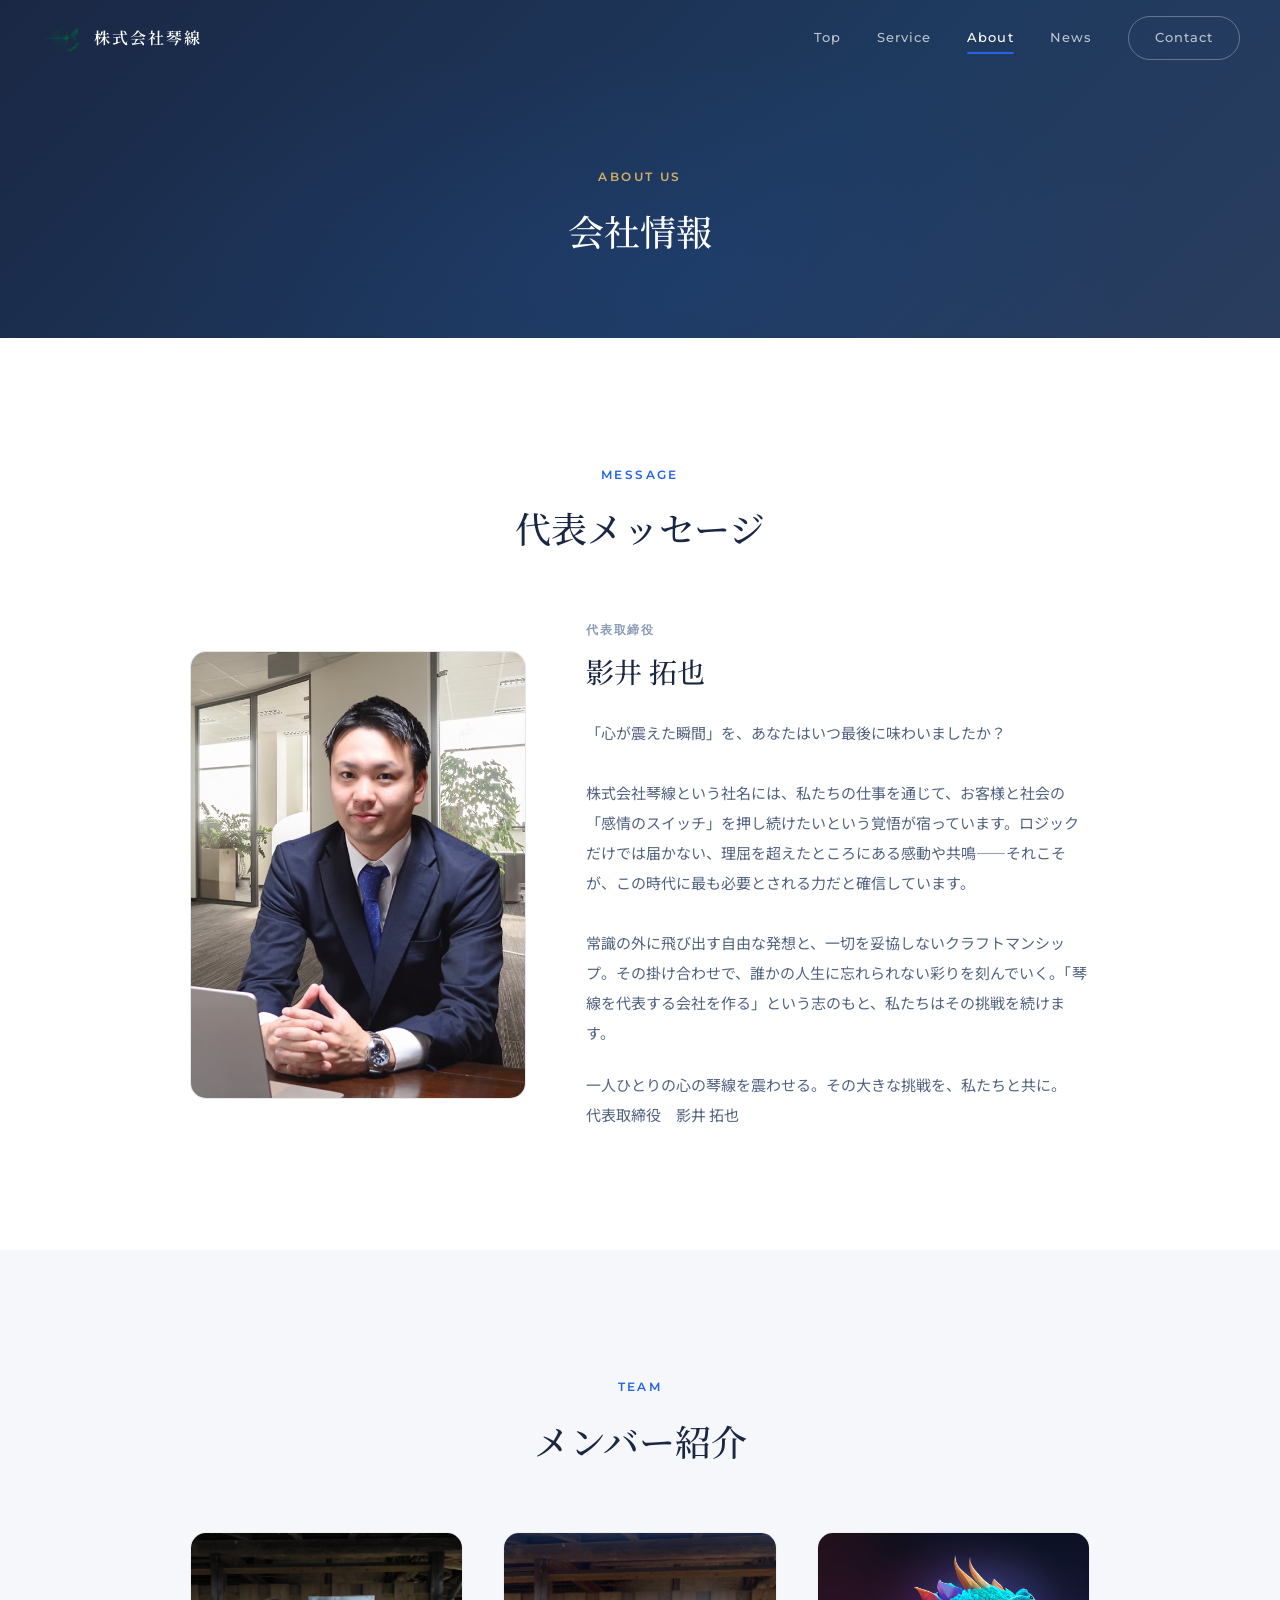
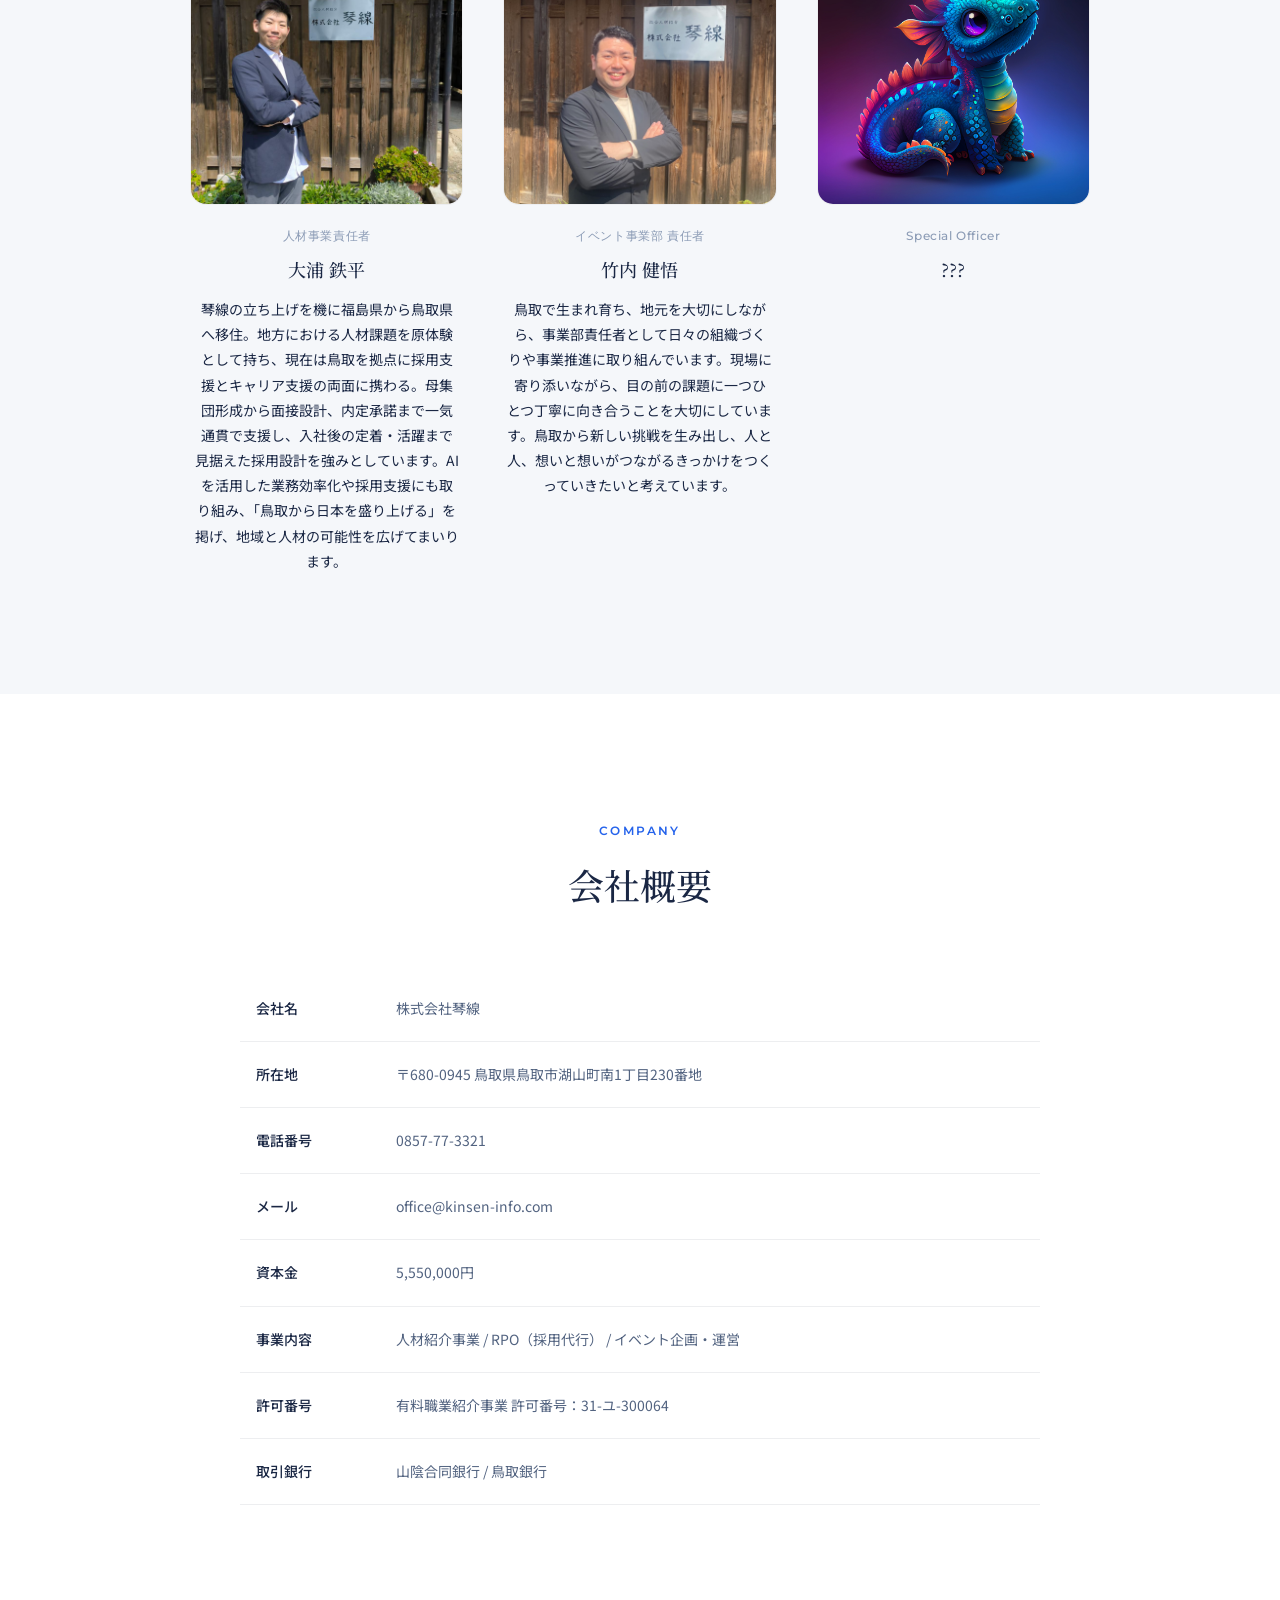
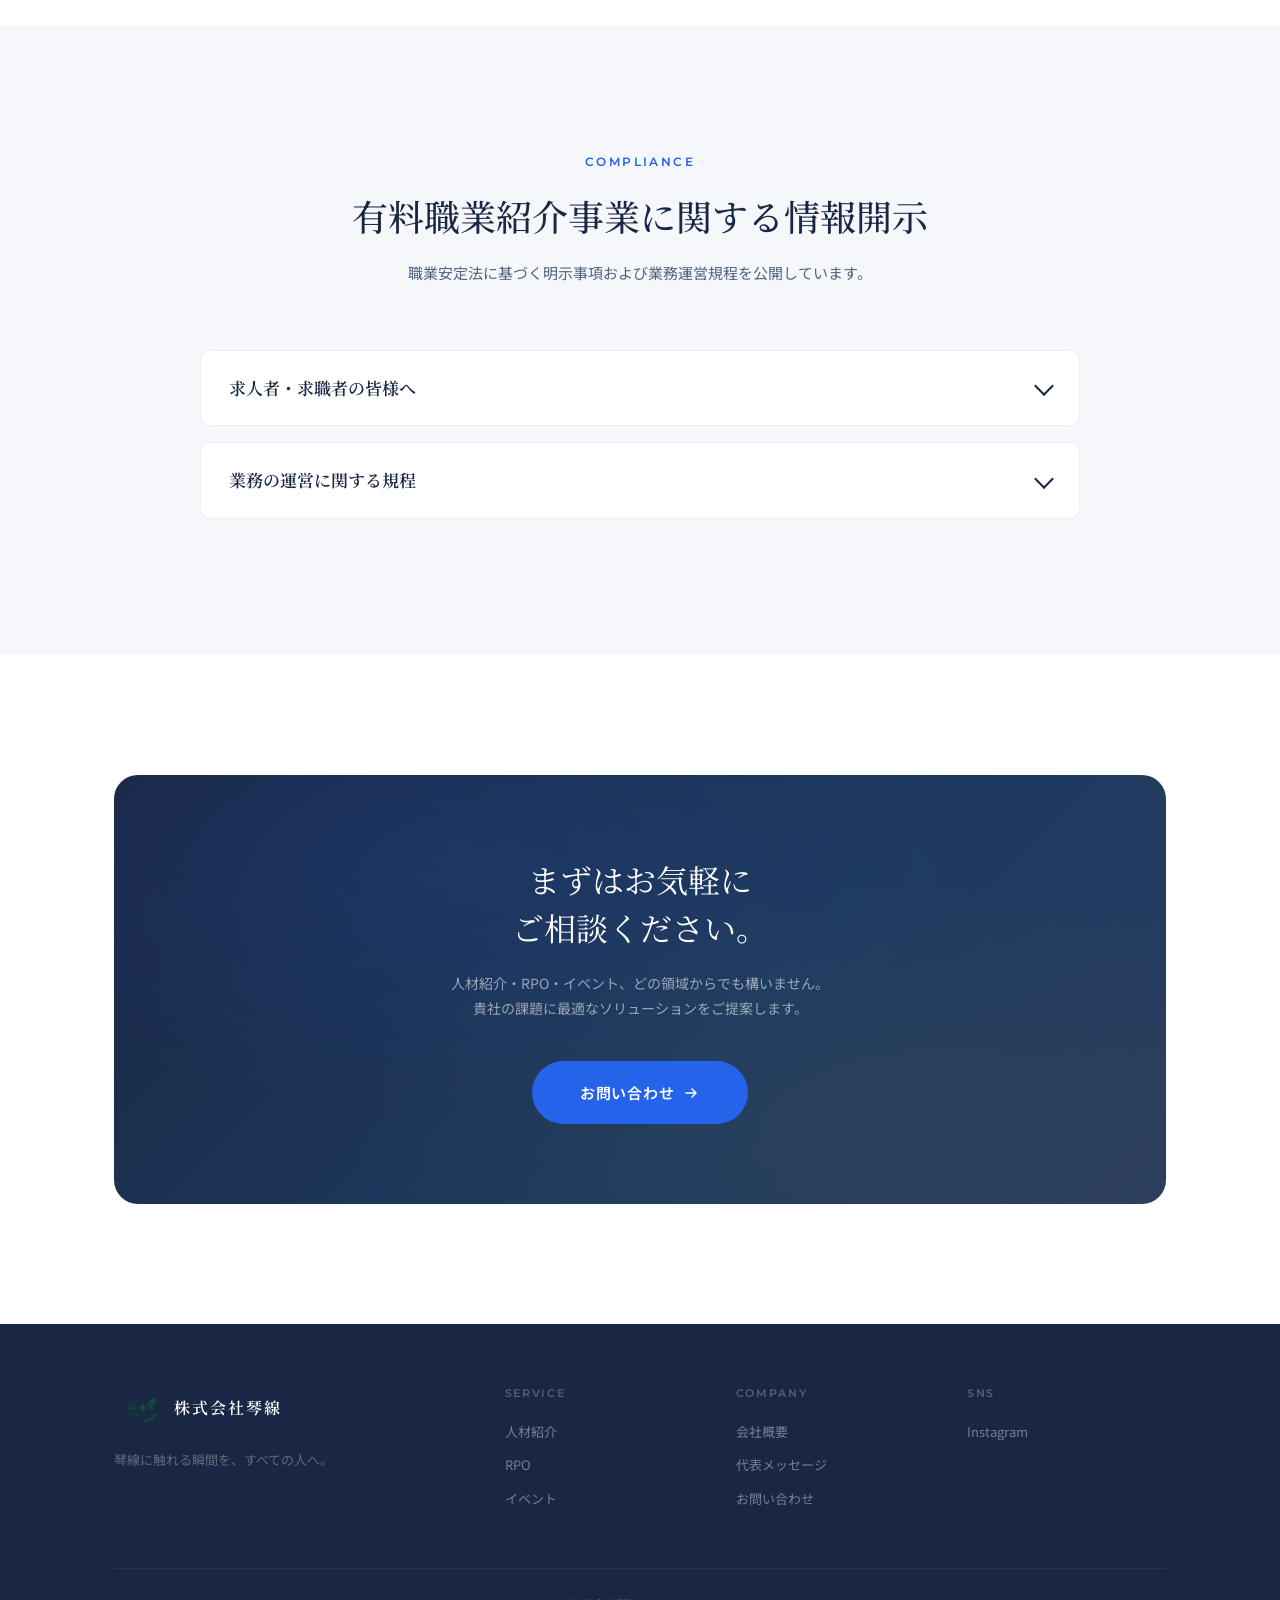
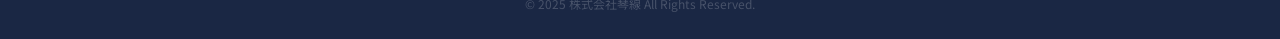
<file: docs/about.html>
<!DOCTYPE html>
<html lang="ja">
<head>
  <meta charset="UTF-8">
  <meta name="viewport" content="width=device-width, initial-scale=1.0">
  <title>会社情報 | 株式会社琴線</title>
  <meta name="description" content="株式会社琴線の会社概要・代表メッセージ・ミッション・バリューをご紹介します。">
  <link rel="preconnect" href="https://fonts.googleapis.com">
  <link rel="preconnect" href="https://fonts.gstatic.com" crossorigin>
  <link href="https://fonts.googleapis.com/css2?family=Noto+Serif+JP:wght@300;400;500;600;700&family=Noto+Sans+JP:wght@300;400;500;700&family=Montserrat:wght@300;400;500;600;700&display=swap" rel="stylesheet">
  <link rel="stylesheet" href="style.css">
</head>
<body>
  <!-- Navigation -->
  <header class="nav-header scrolled" id="navHeader">
    <div class="nav-inner">
      <a href="index.html" class="nav-logo">
        <img src="kinsen-logo.png" alt="株式会社琴線">
        <span>株式会社琴線</span>
      </a>
      <nav class="nav-links" id="navLinks">
        <a href="index.html" class="nav-link">Top</a>
        <a href="index.html#services" class="nav-link">Service</a>
        <a href="about.html" class="nav-link active">About</a>
        <a href="index.html#news" class="nav-link">News</a>
        <a href="contact.html" class="nav-link nav-link-cta">Contact</a>
      </nav>
      <button class="nav-hamburger" id="navHamburger" aria-label="メニュー">
        <span></span><span></span><span></span>
      </button>
    </div>
  </header>

  <!-- Page Header -->
  <div class="page-header">
    <div class="container">
      <span class="section-label">About Us</span>
      <h1 class="section-heading">会社情報</h1>
    </div>
  </div>

  <!-- CEO Message -->
  <section class="section" id="message">
    <div class="container">
      <div class="section-header" data-animate="fade-up">
        <span class="section-label">Message</span>
        <h2 class="section-heading">代表メッセージ</h2>
      </div>
      <div class="message-grid" data-animate="fade-up" data-delay="100">
        <div class="message-photo">
          <img src="ceo-kagei.avif" alt="代表取締役 影井拓也">
        </div>
        <div>
          <p class="message-name">代表取締役</p>
          <h3 class="message-title">影井 拓也</h3>
          <p class="message-text">
            「心が震えた瞬間」を、あなたはいつ最後に味わいましたか？<br><br>
            株式会社琴線という社名には、私たちの仕事を通じて、お客様と社会の「感情のスイッチ」を押し続けたいという覚悟が宿っています。ロジックだけでは届かない、理屈を超えたところにある感動や共鳴——それこそが、この時代に最も必要とされる力だと確信しています。<br><br>
            常識の外に飛び出す自由な発想と、一切を妥協しないクラフトマンシップ。その掛け合わせで、誰かの人生に忘れられない彩りを刻んでいく。「琴線を代表する会社を作る」という志のもと、私たちはその挑戦を続けます。
          </p>
          <p class="message-text" style="margin-top: 1.5em;">
            一人ひとりの心の琴線を震わせる。その大きな挑戦を、私たちと共に。<br>
            代表取締役　影井 拓也
          </p>
        </div>
      </div>
    </div>
  </section>

  <!-- Team Members -->
  <section class="section" style="background: var(--bg-soft);" id="team">
    <div class="container">
      <div class="section-header" data-animate="fade-up">
        <span class="section-label">Team</span>
        <h2 class="section-heading">メンバー紹介</h2>
      </div>
      <div class="team-grid">
        <div class="team-member" data-animate="fade-up" data-delay="0">
          <div class="team-photo">
            <img src="oura-teppei.jpg" alt="大浦 鉄平">
          </div>
          <div class="team-info">
            <p class="team-role">人材事業責任者</p>
            <h3 class="team-name">大浦 鉄平</h3>
            <p class="team-bio">琴線の立ち上げを機に福島県から鳥取県へ移住。地方における人材課題を原体験として持ち、現在は鳥取を拠点に採用支援とキャリア支援の両面に携わる。母集団形成から面接設計、内定承諾まで一気通貫で支援し、入社後の定着・活躍まで見据えた採用設計を強みとしています。AIを活用した業務効率化や採用支援にも取り組み、「鳥取から日本を盛り上げる」を掲げ、地域と人材の可能性を広げてまいります。</p>
          </div>
        </div>
        <div class="team-member" data-animate="fade-up" data-delay="200">
          <div class="team-photo">
            <img src="takeuchi-kengo.jpg" alt="竹内 健悟">
          </div>
          <div class="team-info">
            <p class="team-role">イベント事業部 責任者</p>
            <h3 class="team-name">竹内 健悟</h3>
            <p class="team-bio">鳥取で生まれ育ち、地元を大切にしながら、事業部責任者として日々の組織づくりや事業推進に取り組んでいます。現場に寄り添いながら、目の前の課題に一つひとつ丁寧に向き合うことを大切にしています。鳥取から新しい挑戦を生み出し、人と人、想いと想いがつながるきっかけをつくっていきたいと考えています。</p>
          </div>
        </div>
        <div class="team-member" data-animate="fade-up" data-delay="300">
          <div class="team-photo">
            <img src="special-officer.jpg" alt="Special Officer">
          </div>
          <div class="team-info">
            <p class="team-role">Special Officer</p>
            <h3 class="team-name">???</h3>
          </div>
        </div>
      </div>
    </div>
  </section>

  <!-- Company Info -->
  <section class="section" id="company">
    <div class="container">
      <div class="section-header" data-animate="fade-up">
        <span class="section-label">Company</span>
        <h2 class="section-heading">会社概要</h2>
      </div>
      <div class="company-table-wrap" data-animate="fade-up" data-delay="100">
        <table class="company-table">
          <tbody>
            <tr><th>会社名</th><td>株式会社琴線</td></tr>
            <tr><th>所在地</th><td>〒680-0945 鳥取県鳥取市湖山町南1丁目230番地</td></tr>
            <tr><th>電話番号</th><td>0857-77-3321</td></tr>
            <tr><th>メール</th><td>office@kinsen-info.com</td></tr>
            <tr><th>資本金</th><td>5,550,000円</td></tr>
            <tr><th>事業内容</th><td>人材紹介事業 / RPO（採用代行） / イベント企画・運営</td></tr>
            <tr><th>許可番号</th><td>有料職業紹介事業 許可番号：31-ユ-300064</td></tr>
            <tr><th>取引銀行</th><td>山陰合同銀行 / 鳥取銀行</td></tr>

          </tbody>
        </table>
      </div>
    </div>
  </section>

  <!-- Compliance -->
  <section class="section compliance-section" id="compliance" style="background: var(--bg-soft);">
    <div class="container">
      <div class="section-header" data-animate="fade-up">
        <span class="section-label">Compliance</span>
        <h2 class="section-heading">有料職業紹介事業に関する情報開示</h2>
        <p class="section-sub">職業安定法に基づく明示事項および業務運営規程を公開しています。</p>
      </div>

      <div class="compliance-docs" data-animate="fade-up" data-delay="100">
        <!-- 1) 求人者・求職者の皆様へ -->
        <details class="compliance-doc">
          <summary>求人者・求職者の皆様へ</summary>
          <div class="compliance-body">
            <div class="compliance-meta">
              株式会社 琴線<br>
              〈有料職業紹介事業〉<br>
              許可番号 31-ユ-300064<br>
              許可年月日 令和7年2月1日
            </div>

            <p>当社の有料職業紹介事業における取扱職種の範囲等について、以下の通り明示いたします。</p>

            <h4>【取り扱うべき職種の範囲その他業務範囲】</h4>
            <p>■私どもの取扱業務範囲は、下記のとおりです。</p>
            <ul>
              <li>当社の全事業所で取り扱う職種の範囲：全職種</li>
              <li>取り扱い地域の範囲：国内全域</li>
            </ul>

            <h4>【手数料に関する事項】（上限額）</h4>
            <p>求職の皆さまから手数料は一切いただきません。職業紹介の報酬は以下の通り、求人者より申し受けます。</p>
            <p>※法令に基づいて管轄省庁に届け出ている手数料率を下記の通り明示しています。届け出る手数料率は上限であり、実際の手数料については求人者と別途利用申込書・契約書等にて取り交わすものとなります。</p>

            <h4>【届出制手数料にかかる手数料表】</h4>
            <table class="fee-table">
              <thead>
                <tr>
                  <th>サービスの種類及び内容</th>
                  <th>手数料の額及び負担者</th>
                </tr>
              </thead>
              <tbody>
                <tr>
                  <td>求人受理時の事務費用</td>
                  <td>手数料負担者は <strong>求人者</strong> とします。 ０円</td>
                </tr>
                <tr>
                  <td>
                    求人受理後、求人者に求職者を紹介するサービス【職業紹介サービス】<br><br>
                    求人の充足に向けた求人者に対する専門的な相談・助言サービス【職業紹介の付加サービス】
                  </td>
                  <td>
                    成功報酬<br><br>
                    （期間の定めのない雇用契約の紹介の場合）<br>
                    当該求職者の就職後１年間に支払われる賃金（内定書や労働条件通知書等に記載されている額）の <strong>５０％</strong><br><br>
                    （期間の定めのある雇用契約の紹介の場合）<br>
                    当該求職者の就職後、雇用契約期間中（雇用期間が１年を超える場合は最大１年間分）に支払われる賃金（内定書や労働条件通知書等に記載されている額）の <strong>５０％</strong><br><br>
                    手数料負担者は <strong>求人者</strong> とします。
                  </td>
                </tr>
              </tbody>
            </table>
            <p>※必要に応じて上記職業紹介サービスに加えて、より専門的な相談・助言の付加サービスを無料で行います。<br>
            ※当該手数料には、消費税は含まれておりません。別途加算となります。</p>

            <h4>【早期退職返戻金に関する事項】</h4>
            <p>採用された人材が入社３ヶ月未満で自己都合退職された場合、求人企業様に対し下記を標準として返金致します。</p>
            <ul>
              <li>入社後 １ヶ月以内に退社した場合：紹介手数料の８０％</li>
              <li>入社後 １ヶ月を超えて３ヶ月に退職した場合：紹介手数料の５０％</li>
              <li>入社後 ３ヶ月を超えて６ヶ月に退職した場合：紹介手数料の１０％</li>
            </ul>
            <p>※なお、求人者の皆様と当社の契約において、上記と異なる取り決めをする場合がございます。</p>

            <h4>【求職者の情報に関する事項】</h4>
            <p>求職者情報の取扱責任者は職業紹介責任者となります。<br>
            求職者の情報は職業紹介事業に係る当社における求人・求職の適格なマッチングのために使用し、応募を希望される求人先に応募情報を提供するために使用します。</p>

            <h4>【個人情報の取扱に関する事項】</h4>
            <ol>
              <li>個人情報を取り扱う事業所内の職員の範囲は、職業紹介責任者とする。</li>
              <li>個人情報取扱責任者は職業紹介責任者 影井拓也 とする。</li>
              <li>職業紹介責任者は、個人情報を取り扱う１に記載する事業所内の職員に対し、個人情報取扱いに関する教育・指導を年１回実施することとする。また、職業紹介責任者は、少なくとも５年に１回は職業紹介責任者講習会を受講するものとする。</li>
              <li>取扱者は、個人の情報に関して、当該情報に係る本人から情報の開示請求があった場合は、その請求に基づき本人が有する資格や職業経験等客観的事実に基づく情報の開示を遅滞なく行うものとする。さらに、これに基づき訂正（削除を含む。以下同じ。）の請求があったときは、当該請求が客観的事実に合致するときは、遅滞なく訂正を行うものとする。また、個人情報の開示又は訂正に係る取扱いは、職業紹介責任者は求職者等への周知に努めることとする。</li>
              <li>求職者等の個人情報に関して、当該情報に係る本人からの苦情の申出があった場合については、苦情処理担当者は誠意を持って適切な処理をすることとする。なお、個人情報の取扱いに係る苦情処理の担当者は、職業紹介責任者 影井拓也 とする。</li>
            </ol>

            <h4>【苦情処理に関する事項】</h4>
            <p>苦情処理の責任者は、職業紹介責任者です。<br>
            苦情の申し出があった場合は、誠意を持って対応致します。</p>
            <p>その他、私どもの業務等についてご不明の点がありましたら、お気軽にお尋ねください。</p>

            <div class="compliance-contact">
              <p>連絡先：株式会社 琴線<br>
              郵便番号：680-0945　鳥取県鳥取市湖山町南1丁目230番地<br>
              電話番号：0857-77-3321<br>
              メールアドレス：<a href="mailto:office@kinsen-info.com">office@kinsen-info.com</a><br>
              担当：職業紹介責任者　影井拓也</p>
            </div>
          </div>
        </details>

        <!-- 2) 業務の運営に関する規程 -->
        <details class="compliance-doc">
          <summary>業務の運営に関する規程</summary>
          <div class="compliance-body">
            <div class="compliance-meta">
              様式例第1号<br>
              事業所名　株式会社琴線
            </div>

            <h4>第１　求　人</h4>
            <ol>
              <li>本所は、（取扱職種の範囲等）に関する限り、いかなる求人の申し込みについてもこれを受理します。ただし、その申込みの内容が法令に違反したり、賃金、労働時間等の労働条件が通常の労働条件と比べて著しく不適当である場合には受理しません。</li>
              <li>求人の申込みは、求人者又はその代理人が直接来所されて、所定の求人票により、お申込みください。直接来所できないときは、郵便、電話、ファックス又は電子メールでも差し支えありません。</li>
              <li>求人申込みの際には、業務内容、賃金、労働時間、その他の雇用条件をあらかじめ書面の交付又は電子メールの使用により明示してください。ただし、紹介の実施について緊急の必要があるためあらかじめ書面の交付又は電子メールの使用による明示ができないときは、当該明示すべき事項をあらかじめこれらの方法以外の方法により明示してください。</li>
              <li>求人受付の際には、受付手数料を、別表の料金表に基づき申し受けます。いったん申し受けました手数料は、紹介の成否にかかわらずお返し致しません。</li>
            </ol>

            <h4>第２　求　職</h4>
            <ol>
              <li>本所は、（取扱職種の範囲等）に関する限り、いかなる求職の申込みについてもこれを受理します。ただし、その申込みの内容が法令に違反する場合には受理しません。</li>
              <li>求職申込みには、本人が直接来所されて、所定の求職票によりお申込みください。</li>
              <li>常に、日雇的又は臨時的な労働に従事することを希望される方は、本所に特別の登録をしておき、別に定める登録証の提示によって、求職申込みの手続きを省略致します。</li>
            </ol>

            <h4>第３　紹　介</h4>
            <ol>
              <li>求職の方には、職業安定法第２条にも規定される職業選択の自由の趣旨を踏まえ、その御希望と能力に応ずる職業に速やかに就くことができるよう極力お世話いたします。</li>
              <li>求人の方には、その御希望に適合する求職者を極力お世話いたします。</li>
              <li>紹介に際して、求職の方に、紹介において従事することとなる業務の内容、賃金、労働時間その他の雇用条件をあらかじめ書面の交付又は希望される場合には電子メールの使用により明示します。ただし、紹介の実施について緊急の必要があるためあらかじめ書面の交付又は電子メールの使用による明示ができないときは、あらかじめそれらの方法以外の方法により明示を行います。</li>
              <li>求職の方を求人者に紹介する場合には、紹介状を発行しますから、その紹介状を持参して求人者へ行っていただきます。</li>
              <li>いったん求人、求職の申込みを受けた以上、責任を持って紹介の労をとります。</li>
              <li>本所は、労働争議に対する中立の立場をとるため、同盟罷業又は作業閉鎖の行われている間は求人者に、紹介を致しません。</li>
              <li>就職が決定しましたら求人された方から別表の手数料表に基づき、紹介手数料を申し受けます。</li>
            </ol>

            <h4>第４　そ の 他</h4>
            <ol>
              <li>本所は、職業安定機関及びその他の職業紹介事業者等と連携を図りつつ、当該事業に係る求職者等からの苦情があった場合は、迅速、適切に対応いたします。</li>
              <li>本所の行った職業紹介の結果については、求人者、求職者両方から本所に対して、その報告をしてください。また、本所の職業紹介により期間の定めない労働契約を締結した求職者が就職から６箇月以内に離職（解雇された場合を除く。）したか否かについて、求人者から本所に対して報告してください。</li>
              <li>本所は、求職者又は求人者から知り得た個人的な情報は個人情報適正管理規程に基づき、適正に取り扱います。</li>
              <li>本所は、求職者又は求人者に対し、その申込みの受理、面接、指導、紹介等の業務について、人種、国籍、信条、性別、社会的身分、門地、従前の職業、労働組合の組合員であること等を理由として差別的な取扱いは一切致しません。</li>
              <li>本所の取扱職種の範囲等は、全職種です。</li>
              <li>本所の業務の運営に関する規定は、以上のとおりでありますが、本所の業務は、すべて職業安定法関係法令及び通達に基づいて運営されますので、ご不審の点は係員に詳しくおたずねください。</li>
            </ol>

            <div class="compliance-contact" style="text-align: right;">
              <p>2025年11月26日<br>
              株式会社 琴線<br>
              代表取締役　影井 拓也</p>
            </div>
          </div>
        </details>
      </div>
    </div>
  </section>

  <!-- CTA -->
  <section class="section cta-section">
    <div class="container">
      <div class="cta-box" data-animate="fade-up">
        <h2 class="cta-heading">まずはお気軽に<br>ご相談ください。</h2>
        <p class="cta-text">人材紹介・RPO・イベント、どの領域からでも構いません。<br>貴社の課題に最適なソリューションをご提案します。</p>
        <a href="contact.html" class="btn-blue btn-large">
          <span>お問い合わせ</span>
          <svg width="18" height="18" viewBox="0 0 18 18" fill="none"><path d="M4 9h10M10 5l4 4-4 4" stroke="currentColor" stroke-width="1.5" stroke-linecap="round" stroke-linejoin="round"/></svg>
        </a>
      </div>
    </div>
  </section>

  <!-- Footer -->
  <footer class="footer">
    <div class="container">
      <div class="footer-top">
        <div class="footer-brand">
          <div class="footer-logo">
            <img src="kinsen-logo.png" alt="株式会社琴線">
            <span>株式会社琴線</span>
          </div>
          <p>琴線に触れる瞬間を、すべての人へ。</p>
        </div>
        <div class="footer-links">
          <div class="footer-col">
            <h4>Service</h4>
            <a href="index.html#services">人材紹介</a>
            <a href="index.html#services">RPO</a>
            <a href="index.html#services">イベント</a>
          </div>
          <div class="footer-col">
            <h4>Company</h4>
            <a href="about.html">会社概要</a>
            <a href="about.html#message">代表メッセージ</a>
            <a href="contact.html">お問い合わせ</a>
          </div>
          <div class="footer-col">
            <h4>SNS</h4>
            <a href="https://www.instagram.com/kinsen_official.jp/" target="_blank" rel="noopener">Instagram</a>
          </div>
        </div>
      </div>
      <div class="footer-bottom">
        <p>&copy; 2025 株式会社琴線 All Rights Reserved.</p>
      </div>
    </div>
  </footer>

  <script src="script.js"></script>
</body>
</html>
</file>
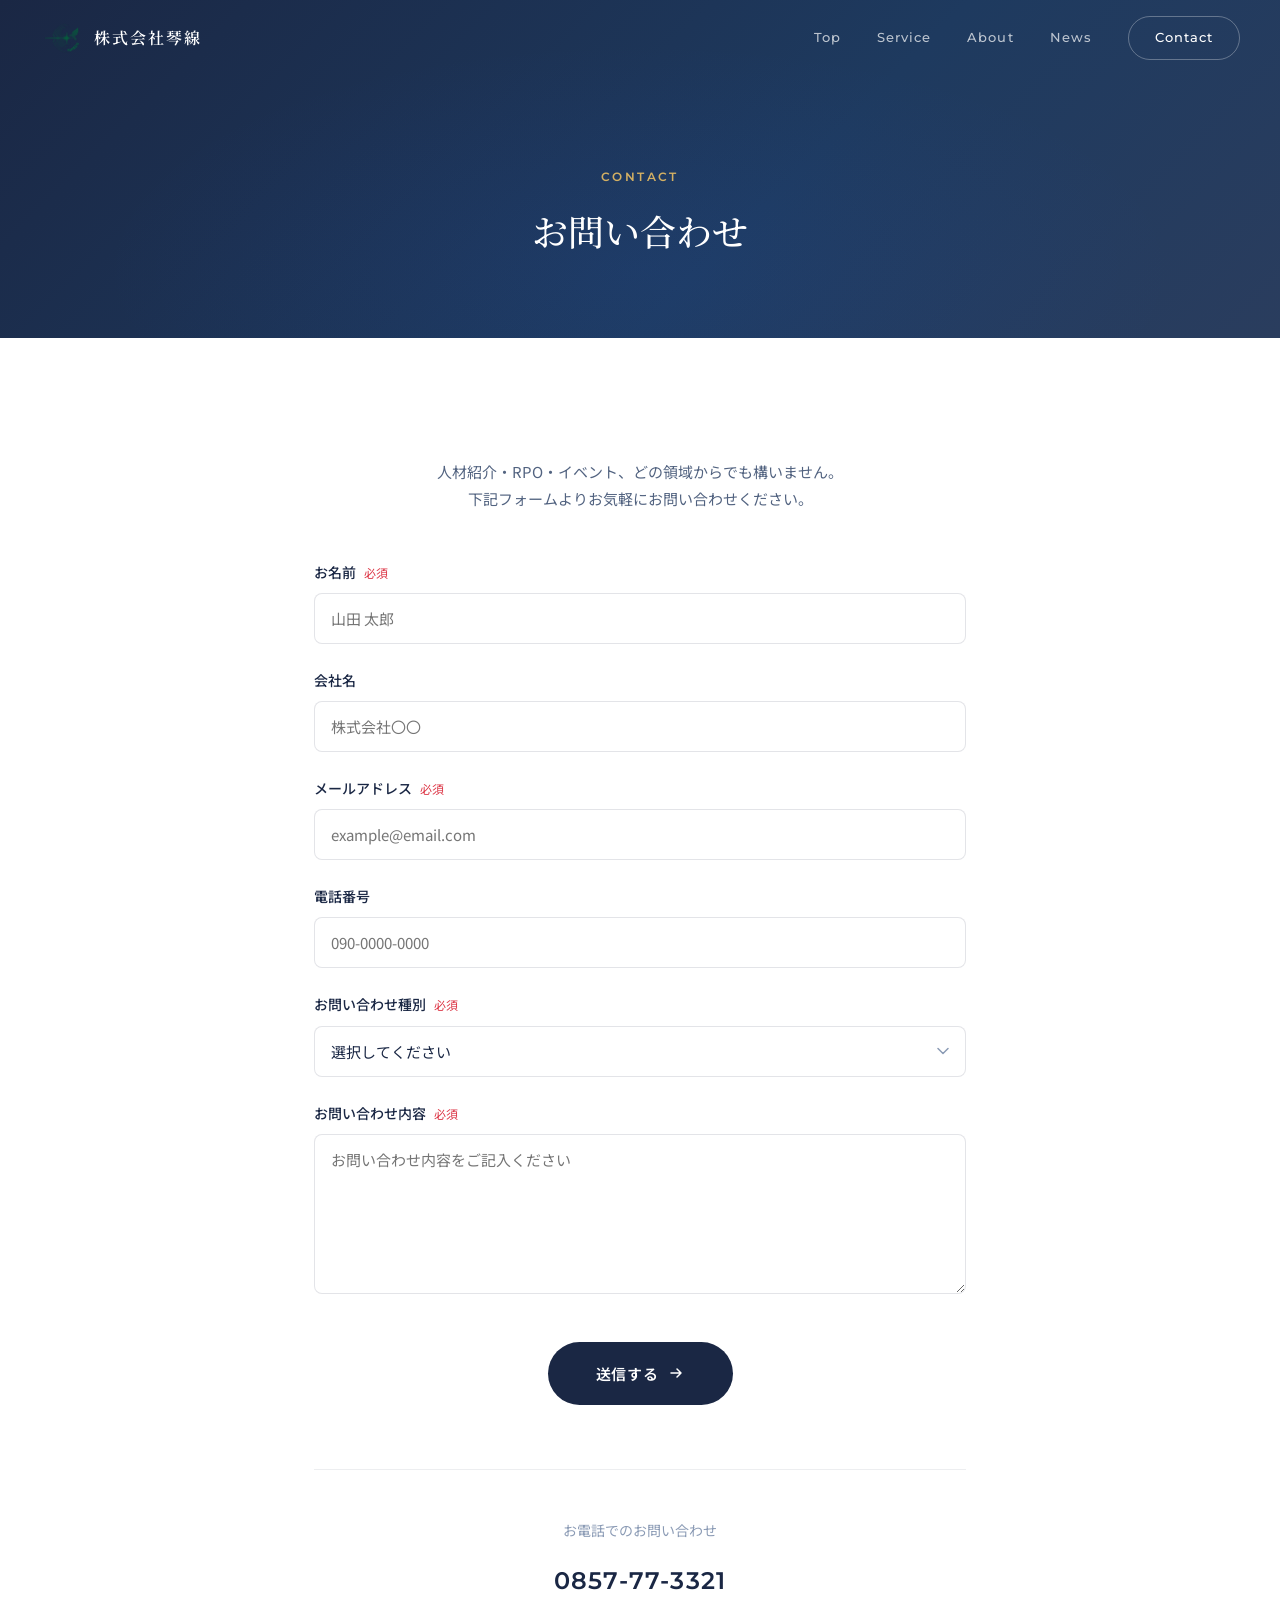
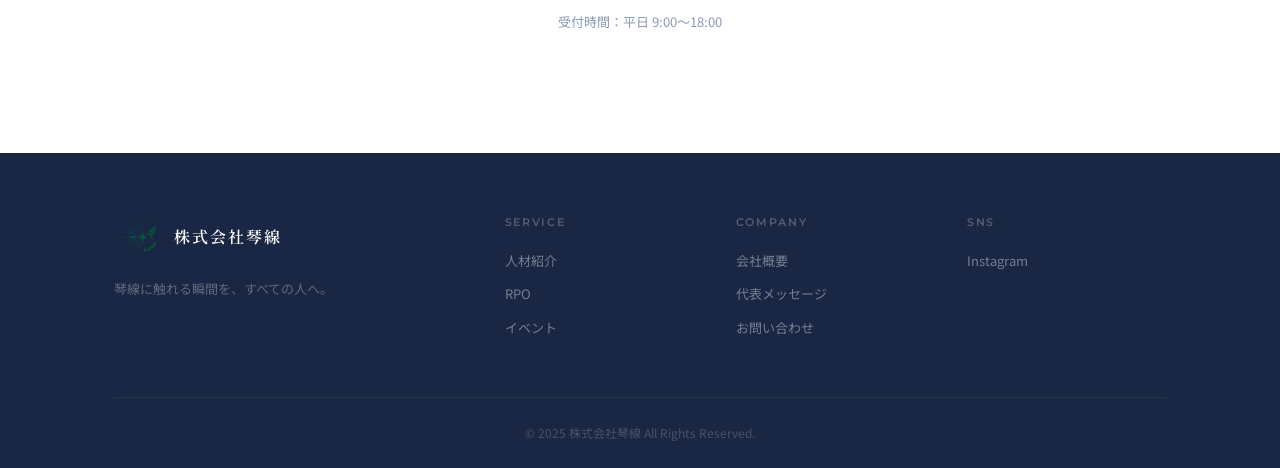
<file: docs/contact.html>
<!DOCTYPE html>
<html lang="ja">
<head>
  <meta charset="UTF-8">
  <meta name="viewport" content="width=device-width, initial-scale=1.0">
  <title>お問い合わせ | 株式会社琴線</title>
  <meta name="description" content="株式会社琴線へのお問い合わせページです。人材紹介・RPO・イベント等、お気軽にご相談ください。">
  <link rel="preconnect" href="https://fonts.googleapis.com">
  <link rel="preconnect" href="https://fonts.gstatic.com" crossorigin>
  <link href="https://fonts.googleapis.com/css2?family=Noto+Serif+JP:wght@300;400;500;600;700&family=Noto+Sans+JP:wght@300;400;500;700&family=Montserrat:wght@300;400;500;600;700&display=swap" rel="stylesheet">
  <link rel="stylesheet" href="style.css">
</head>
<body>
  <!-- Navigation -->
  <header class="nav-header scrolled" id="navHeader">
    <div class="nav-inner">
      <a href="index.html" class="nav-logo">
        <img src="kinsen-logo.png" alt="株式会社琴線">
        <span>株式会社琴線</span>
      </a>
      <nav class="nav-links" id="navLinks">
        <a href="index.html" class="nav-link">Top</a>
        <a href="index.html#services" class="nav-link">Service</a>
        <a href="about.html" class="nav-link">About</a>
        <a href="index.html#news" class="nav-link">News</a>
        <a href="contact.html" class="nav-link nav-link-cta active">Contact</a>
      </nav>
      <button class="nav-hamburger" id="navHamburger" aria-label="メニュー">
        <span></span><span></span><span></span>
      </button>
    </div>
  </header>

  <!-- Page Header -->
  <div class="page-header">
    <div class="container">
      <span class="section-label">Contact</span>
      <h1 class="section-heading">お問い合わせ</h1>
    </div>
  </div>

  <!-- Contact Form -->
  <section class="section">
    <div class="container" style="max-width: 700px;">
      <p style="text-align: center; color: var(--text-soft); font-size: 15px; line-height: 1.8; margin-bottom: 48px;">
        人材紹介・RPO・イベント、どの領域からでも構いません。<br>
        下記フォームよりお気軽にお問い合わせください。
      </p>

      <form id="contactForm">
        <div class="form-group">
          <label class="form-label" for="name">お名前<span class="required">必須</span></label>
          <input class="form-input" type="text" id="name" name="name" placeholder="山田 太郎" required>
        </div>

        <div class="form-group">
          <label class="form-label" for="company">会社名</label>
          <input class="form-input" type="text" id="company" name="company" placeholder="株式会社〇〇">
        </div>

        <div class="form-group">
          <label class="form-label" for="email">メールアドレス<span class="required">必須</span></label>
          <input class="form-input" type="email" id="email" name="email" placeholder="example@email.com" required>
        </div>

        <div class="form-group">
          <label class="form-label" for="phone">電話番号</label>
          <input class="form-input" type="tel" id="phone" name="phone" placeholder="090-0000-0000">
        </div>

        <div class="form-group">
          <label class="form-label" for="category">お問い合わせ種別<span class="required">必須</span></label>
          <select class="form-select" id="category" name="category" required>
            <option value="" disabled selected>選択してください</option>
            <option value="人材紹介について">人材紹介について</option>
            <option value="RPO（採用代行）について">RPO（採用代行）について</option>
            <option value="イベントについて">イベントについて</option>
            <option value="採用・求人について">採用・求人について</option>
            <option value="その他">その他</option>
          </select>
        </div>

        <div class="form-group">
          <label class="form-label" for="message">お問い合わせ内容<span class="required">必須</span></label>
          <textarea class="form-textarea" id="message" name="message" placeholder="お問い合わせ内容をご記入ください" required></textarea>
        </div>

        <div style="text-align: center; margin-top: 40px;">
          <button type="submit" class="btn-dark btn-large">
            <span>送信する</span>
            <svg width="18" height="18" viewBox="0 0 18 18" fill="none"><path d="M4 9h10M10 5l4 4-4 4" stroke="currentColor" stroke-width="1.5" stroke-linecap="round" stroke-linejoin="round"/></svg>
          </button>
        </div>
      </form>

      <div style="margin-top: 64px; padding-top: 48px; border-top: 1px solid var(--border); text-align: center;">
        <p style="font-size: 14px; color: var(--text-lighter); margin-bottom: 16px;">お電話でのお問い合わせ</p>
        <p style="font-size: 24px; font-family: var(--font-en); font-weight: 600; letter-spacing: 0.05em;">0857-77-3321</p>
        <p style="font-size: 13px; color: var(--text-lighter); margin-top: 8px;">受付時間：平日 9:00〜18:00</p>
      </div>
    </div>
  </section>

  <!-- Footer -->
  <footer class="footer">
    <div class="container">
      <div class="footer-top">
        <div class="footer-brand">
          <div class="footer-logo">
            <img src="kinsen-logo.png" alt="株式会社琴線">
            <span>株式会社琴線</span>
          </div>
          <p>琴線に触れる瞬間を、すべての人へ。</p>
        </div>
        <div class="footer-links">
          <div class="footer-col">
            <h4>Service</h4>
            <a href="index.html#services">人材紹介</a>
            <a href="index.html#services">RPO</a>
            <a href="index.html#services">イベント</a>
          </div>
          <div class="footer-col">
            <h4>Company</h4>
            <a href="about.html">会社概要</a>
            <a href="about.html#message">代表メッセージ</a>
            <a href="contact.html">お問い合わせ</a>
          </div>
          <div class="footer-col">
            <h4>SNS</h4>
            <a href="https://www.instagram.com/kinsen_official.jp/" target="_blank" rel="noopener">Instagram</a>
          </div>
        </div>
      </div>
      <div class="footer-bottom">
        <p>&copy; 2025 株式会社琴線 All Rights Reserved.</p>
      </div>
    </div>
  </footer>

  <script src="script.js"></script>
</body>
</html>
</file>
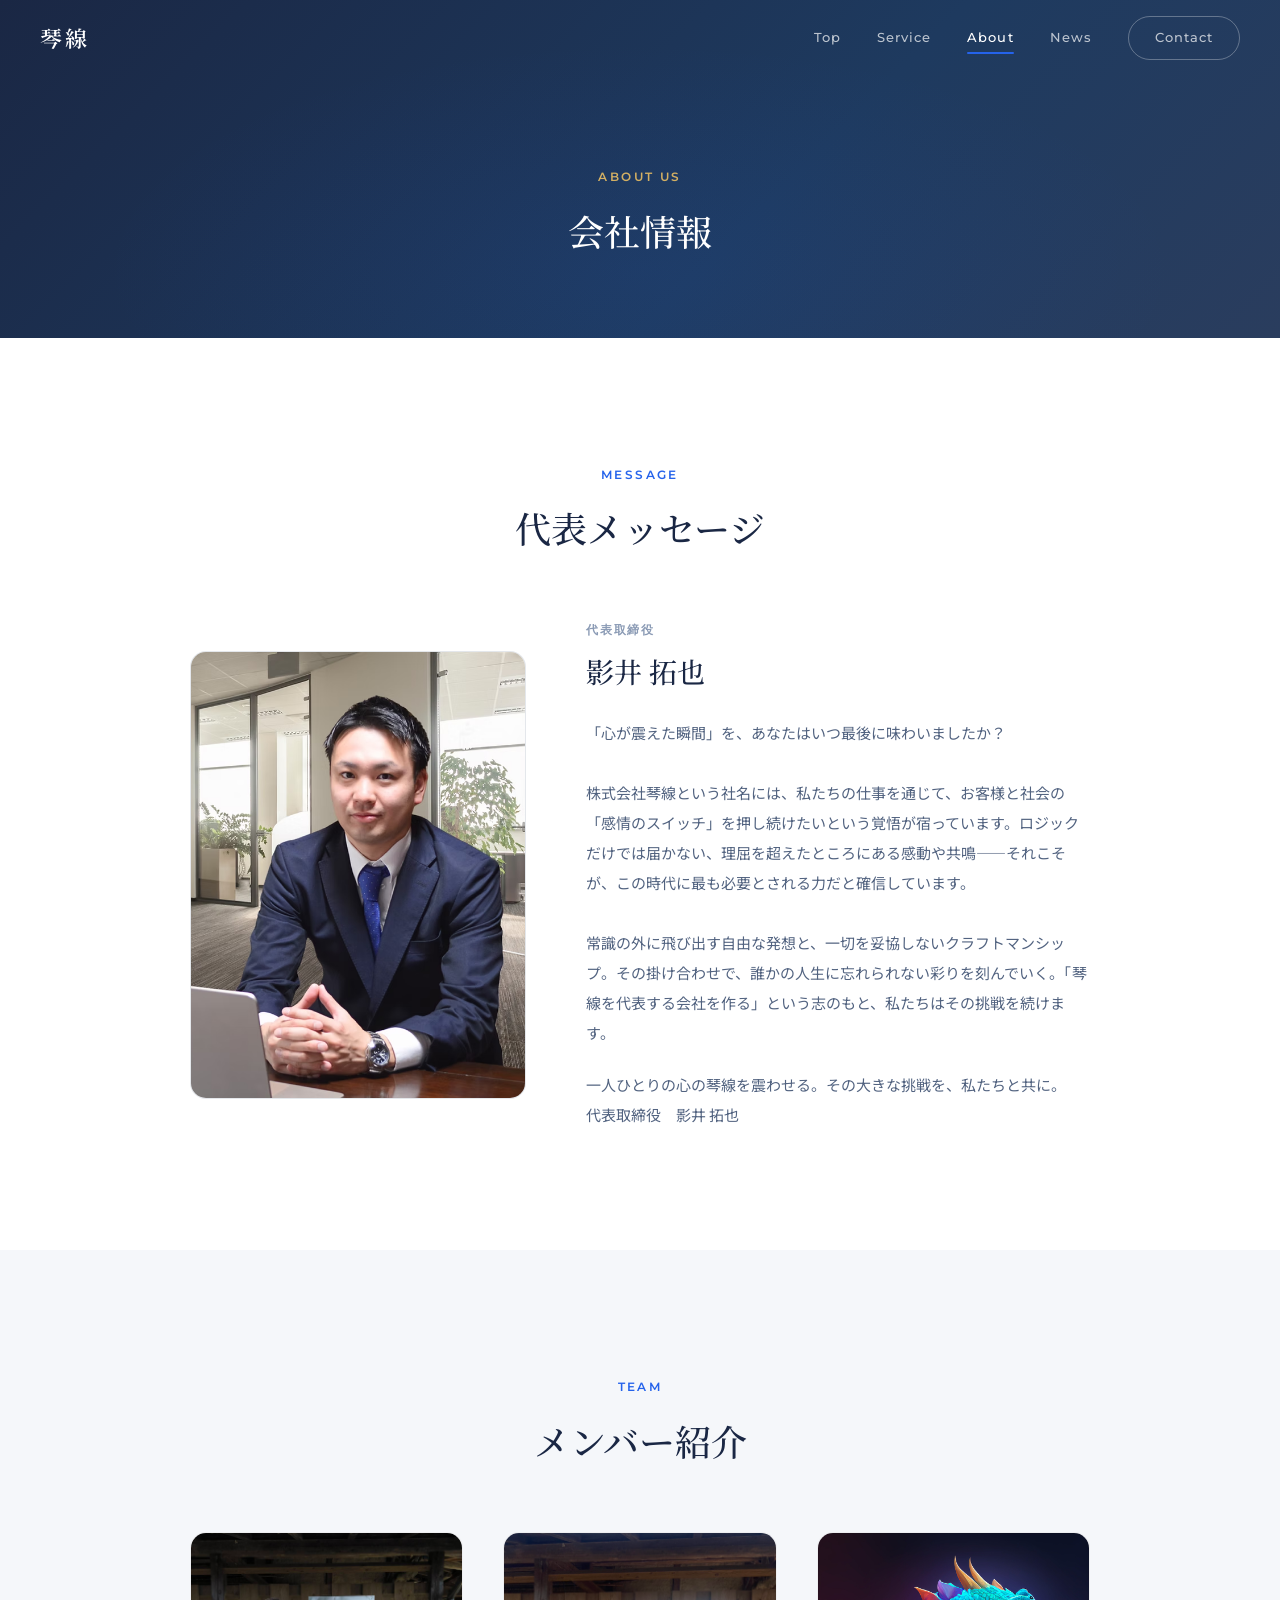
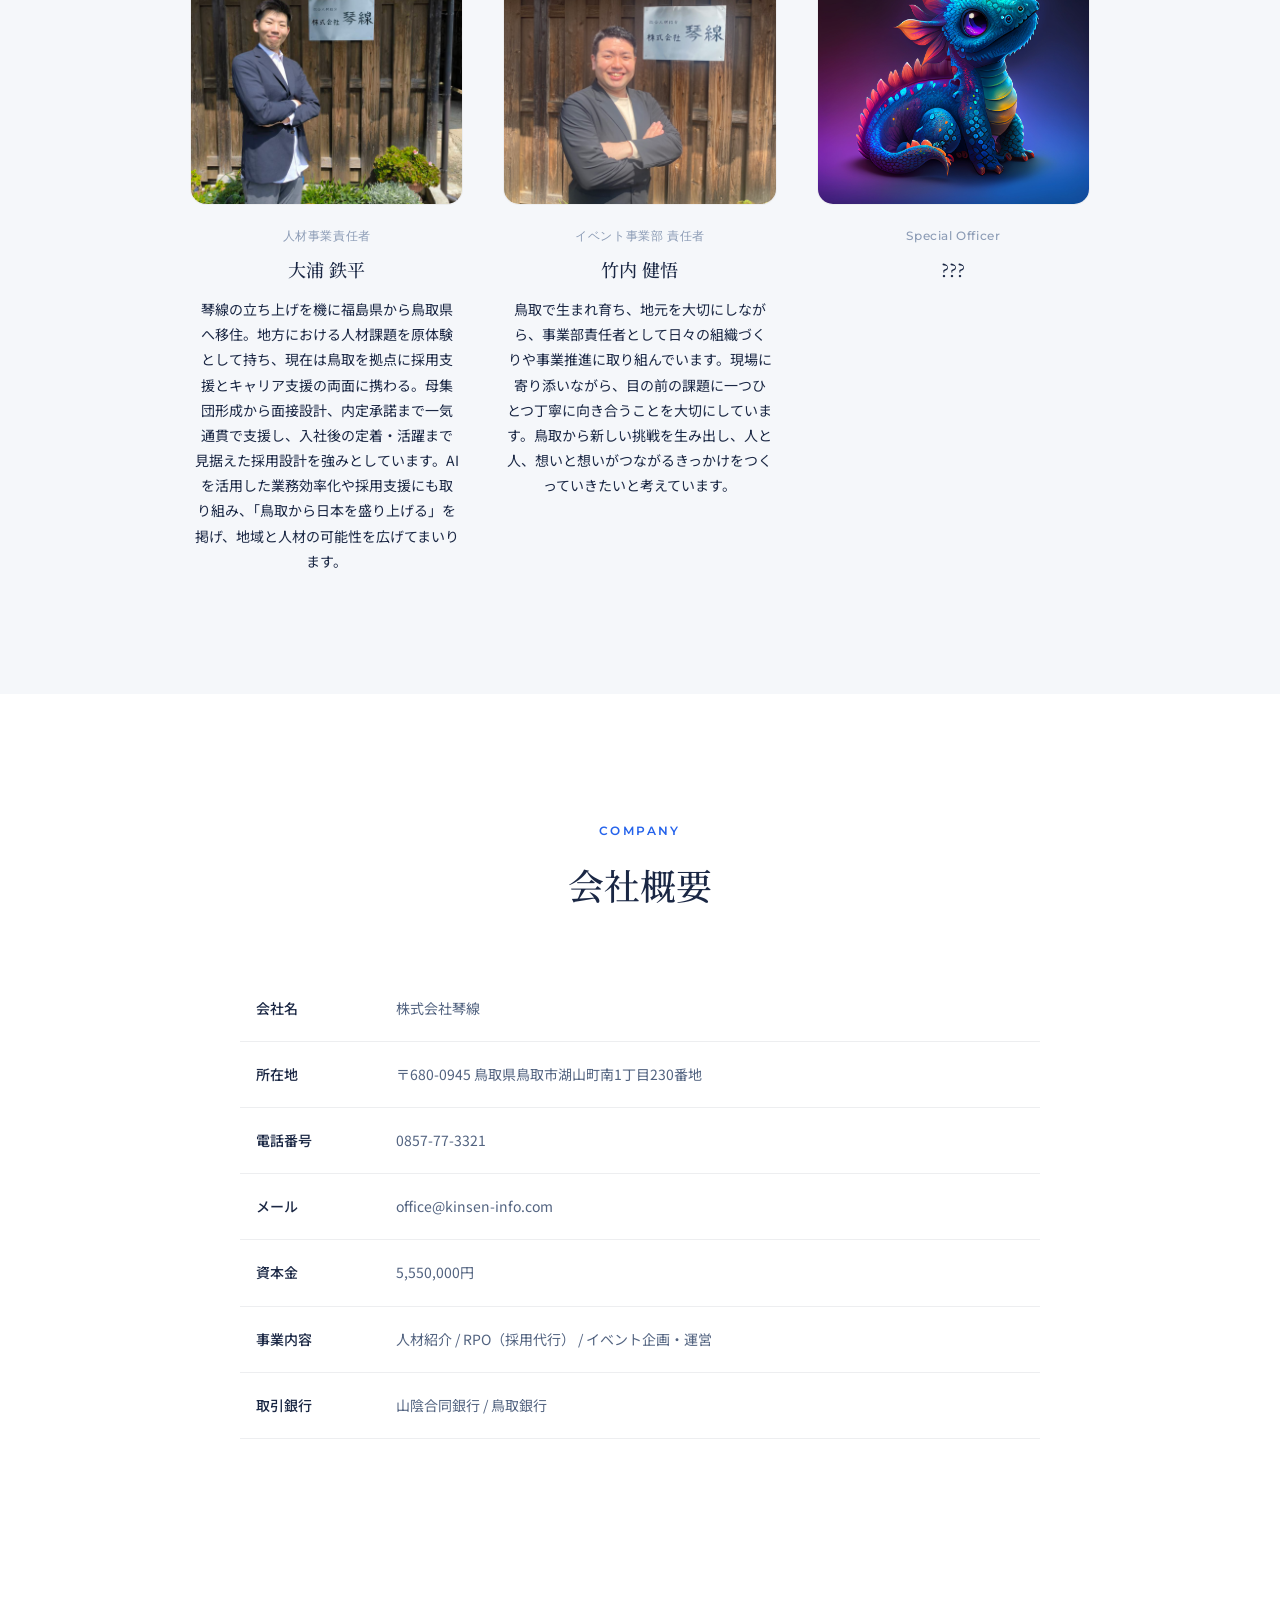
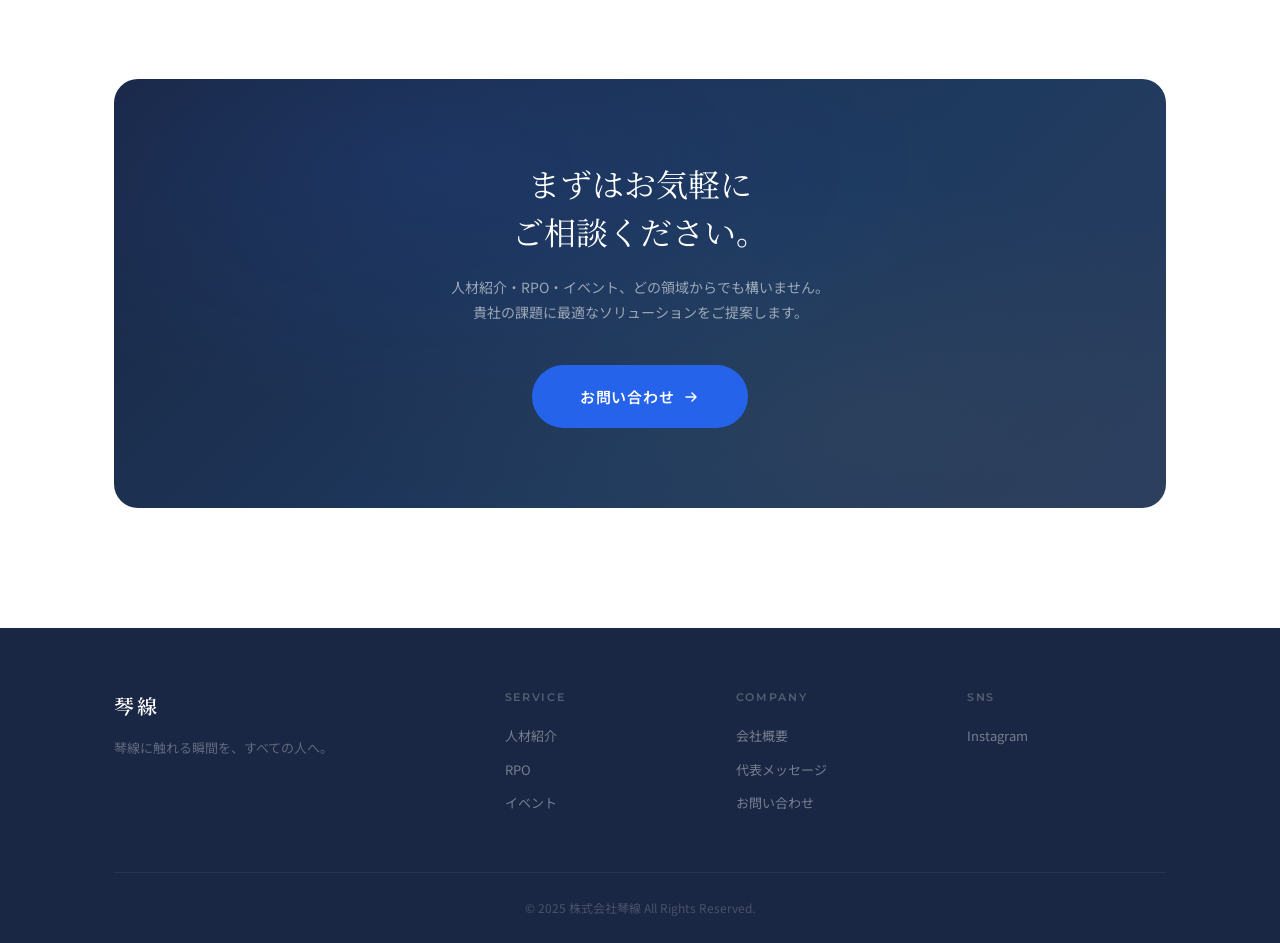
<file: website/about.html>
<!DOCTYPE html>
<html lang="ja">
<head>
  <meta charset="UTF-8">
  <meta name="viewport" content="width=device-width, initial-scale=1.0">
  <title>会社情報 | 株式会社琴線</title>
  <meta name="description" content="株式会社琴線の会社概要・代表メッセージ・ミッション・バリューをご紹介します。">
  <link rel="preconnect" href="https://fonts.googleapis.com">
  <link rel="preconnect" href="https://fonts.gstatic.com" crossorigin>
  <link href="https://fonts.googleapis.com/css2?family=Noto+Serif+JP:wght@300;400;500;600;700&family=Noto+Sans+JP:wght@300;400;500;700&family=Montserrat:wght@300;400;500;600;700&display=swap" rel="stylesheet">
  <link rel="stylesheet" href="style.css">
</head>
<body>
  <!-- Navigation -->
  <header class="nav-header scrolled" id="navHeader">
    <div class="nav-inner">
      <a href="index.html" class="nav-logo">琴線</a>
      <nav class="nav-links" id="navLinks">
        <a href="index.html" class="nav-link">Top</a>
        <a href="index.html#services" class="nav-link">Service</a>
        <a href="about.html" class="nav-link active">About</a>
        <a href="index.html#news" class="nav-link">News</a>
        <a href="contact.html" class="nav-link nav-link-cta">Contact</a>
      </nav>
      <button class="nav-hamburger" id="navHamburger" aria-label="メニュー">
        <span></span><span></span><span></span>
      </button>
    </div>
  </header>

  <!-- Page Header -->
  <div class="page-header">
    <div class="container">
      <span class="section-label">About Us</span>
      <h1 class="section-heading">会社情報</h1>
    </div>
  </div>

  <!-- CEO Message -->
  <section class="section" id="message">
    <div class="container">
      <div class="section-header" data-animate="fade-up">
        <span class="section-label">Message</span>
        <h2 class="section-heading">代表メッセージ</h2>
      </div>
      <div class="message-grid" data-animate="fade-up" data-delay="100">
        <div class="message-photo">
          <img src="ceo-kagei.avif" alt="代表取締役 影井拓也">
        </div>
        <div>
          <p class="message-name">代表取締役</p>
          <h3 class="message-title">影井 拓也</h3>
          <p class="message-text">
            「心が震えた瞬間」を、あなたはいつ最後に味わいましたか？<br><br>
            株式会社琴線という社名には、私たちの仕事を通じて、お客様と社会の「感情のスイッチ」を押し続けたいという覚悟が宿っています。ロジックだけでは届かない、理屈を超えたところにある感動や共鳴——それこそが、この時代に最も必要とされる力だと確信しています。<br><br>
            常識の外に飛び出す自由な発想と、一切を妥協しないクラフトマンシップ。その掛け合わせで、誰かの人生に忘れられない彩りを刻んでいく。「琴線を代表する会社を作る」という志のもと、私たちはその挑戦を続けます。
          </p>
          <p class="message-text" style="margin-top: 1.5em;">
            一人ひとりの心の琴線を震わせる。その大きな挑戦を、私たちと共に。<br>
            代表取締役　影井 拓也
          </p>
        </div>
      </div>
    </div>
  </section>

  <!-- Team Members -->
  <section class="section" style="background: var(--bg-soft);" id="team">
    <div class="container">
      <div class="section-header" data-animate="fade-up">
        <span class="section-label">Team</span>
        <h2 class="section-heading">メンバー紹介</h2>
      </div>
      <div class="team-grid">
        <div class="team-member" data-animate="fade-up" data-delay="0">
          <div class="team-photo">
            <img src="oura-teppei.jpg" alt="大浦 鉄平">
          </div>
          <div class="team-info">
            <p class="team-role">人材事業責任者</p>
            <h3 class="team-name">大浦 鉄平</h3>
            <p class="team-bio">琴線の立ち上げを機に福島県から鳥取県へ移住。地方における人材課題を原体験として持ち、現在は鳥取を拠点に採用支援とキャリア支援の両面に携わる。母集団形成から面接設計、内定承諾まで一気通貫で支援し、入社後の定着・活躍まで見据えた採用設計を強みとしています。AIを活用した業務効率化や採用支援にも取り組み、「鳥取から日本を盛り上げる」を掲げ、地域と人材の可能性を広げてまいります。</p>
          </div>
        </div>
        <div class="team-member" data-animate="fade-up" data-delay="200">
          <div class="team-photo">
            <img src="takeuchi-kengo.jpg" alt="竹内 健悟">
          </div>
          <div class="team-info">
            <p class="team-role">イベント事業部 責任者</p>
            <h3 class="team-name">竹内 健悟</h3>
            <p class="team-bio">鳥取で生まれ育ち、地元を大切にしながら、事業部責任者として日々の組織づくりや事業推進に取り組んでいます。現場に寄り添いながら、目の前の課題に一つひとつ丁寧に向き合うことを大切にしています。鳥取から新しい挑戦を生み出し、人と人、想いと想いがつながるきっかけをつくっていきたいと考えています。</p>
          </div>
        </div>
        <div class="team-member" data-animate="fade-up" data-delay="300">
          <div class="team-photo">
            <img src="special-officer.jpg" alt="Special Officer">
          </div>
          <div class="team-info">
            <p class="team-role">Special Officer</p>
            <h3 class="team-name">???</h3>
          </div>
        </div>
      </div>
    </div>
  </section>

  <!-- Company Info -->
  <section class="section" id="company">
    <div class="container">
      <div class="section-header" data-animate="fade-up">
        <span class="section-label">Company</span>
        <h2 class="section-heading">会社概要</h2>
      </div>
      <div class="company-table-wrap" data-animate="fade-up" data-delay="100">
        <table class="company-table">
          <tbody>
            <tr><th>会社名</th><td>株式会社琴線</td></tr>
            <tr><th>所在地</th><td>〒680-0945 鳥取県鳥取市湖山町南1丁目230番地</td></tr>
            <tr><th>電話番号</th><td>0857-77-3321</td></tr>
            <tr><th>メール</th><td>office@kinsen-info.com</td></tr>
            <tr><th>資本金</th><td>5,550,000円</td></tr>
            <tr><th>事業内容</th><td>人材紹介 / RPO（採用代行） / イベント企画・運営</td></tr>
            <tr><th>取引銀行</th><td>山陰合同銀行 / 鳥取銀行</td></tr>

          </tbody>
        </table>
      </div>
    </div>
  </section>

  <!-- CTA -->
  <section class="section cta-section">
    <div class="container">
      <div class="cta-box" data-animate="fade-up">
        <h2 class="cta-heading">まずはお気軽に<br>ご相談ください。</h2>
        <p class="cta-text">人材紹介・RPO・イベント、どの領域からでも構いません。<br>貴社の課題に最適なソリューションをご提案します。</p>
        <a href="contact.html" class="btn-blue btn-large">
          <span>お問い合わせ</span>
          <svg width="18" height="18" viewBox="0 0 18 18" fill="none"><path d="M4 9h10M10 5l4 4-4 4" stroke="currentColor" stroke-width="1.5" stroke-linecap="round" stroke-linejoin="round"/></svg>
        </a>
      </div>
    </div>
  </section>

  <!-- Footer -->
  <footer class="footer">
    <div class="container">
      <div class="footer-top">
        <div class="footer-brand">
          <div class="footer-logo">琴線</div>
          <p>琴線に触れる瞬間を、すべての人へ。</p>
        </div>
        <div class="footer-links">
          <div class="footer-col">
            <h4>Service</h4>
            <a href="index.html#services">人材紹介</a>
            <a href="index.html#services">RPO</a>
            <a href="index.html#services">イベント</a>
          </div>
          <div class="footer-col">
            <h4>Company</h4>
            <a href="about.html">会社概要</a>
            <a href="about.html#message">代表メッセージ</a>
            <a href="contact.html">お問い合わせ</a>
          </div>
          <div class="footer-col">
            <h4>SNS</h4>
            <a href="https://www.instagram.com/kinsen_official.jp/" target="_blank" rel="noopener">Instagram</a>
          </div>
        </div>
      </div>
      <div class="footer-bottom">
        <p>&copy; 2025 株式会社琴線 All Rights Reserved.</p>
      </div>
    </div>
  </footer>

  <script src="script.js"></script>
</body>
</html>
</file>
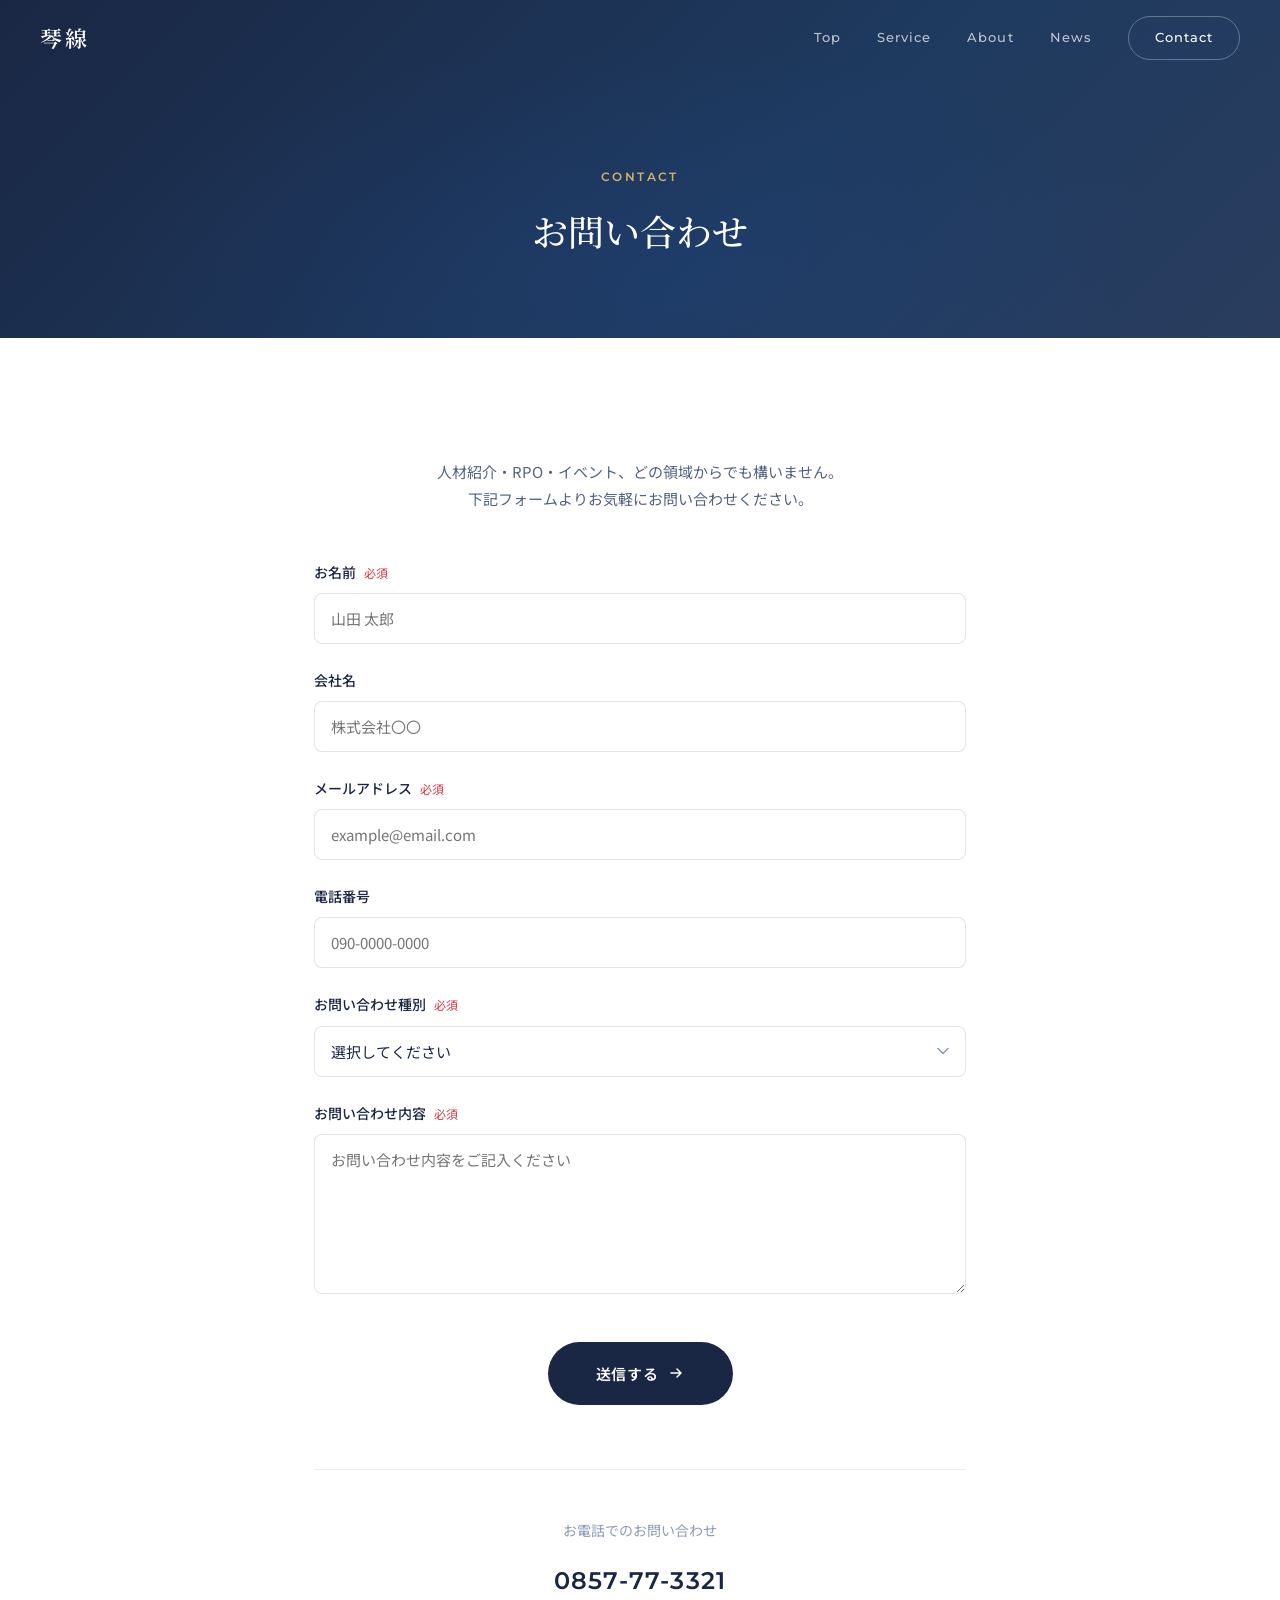
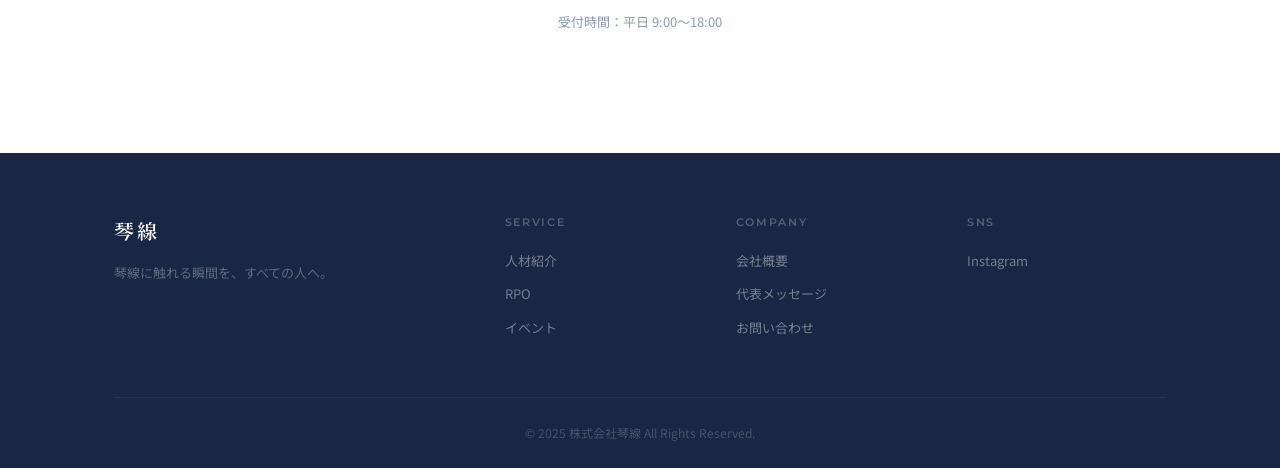
<file: website/contact.html>
<!DOCTYPE html>
<html lang="ja">
<head>
  <meta charset="UTF-8">
  <meta name="viewport" content="width=device-width, initial-scale=1.0">
  <title>お問い合わせ | 株式会社琴線</title>
  <meta name="description" content="株式会社琴線へのお問い合わせページです。人材紹介・RPO・イベント等、お気軽にご相談ください。">
  <link rel="preconnect" href="https://fonts.googleapis.com">
  <link rel="preconnect" href="https://fonts.gstatic.com" crossorigin>
  <link href="https://fonts.googleapis.com/css2?family=Noto+Serif+JP:wght@300;400;500;600;700&family=Noto+Sans+JP:wght@300;400;500;700&family=Montserrat:wght@300;400;500;600;700&display=swap" rel="stylesheet">
  <link rel="stylesheet" href="style.css">
</head>
<body>
  <!-- Navigation -->
  <header class="nav-header scrolled" id="navHeader">
    <div class="nav-inner">
      <a href="index.html" class="nav-logo">琴線</a>
      <nav class="nav-links" id="navLinks">
        <a href="index.html" class="nav-link">Top</a>
        <a href="index.html#services" class="nav-link">Service</a>
        <a href="about.html" class="nav-link">About</a>
        <a href="index.html#news" class="nav-link">News</a>
        <a href="contact.html" class="nav-link nav-link-cta active">Contact</a>
      </nav>
      <button class="nav-hamburger" id="navHamburger" aria-label="メニュー">
        <span></span><span></span><span></span>
      </button>
    </div>
  </header>

  <!-- Page Header -->
  <div class="page-header">
    <div class="container">
      <span class="section-label">Contact</span>
      <h1 class="section-heading">お問い合わせ</h1>
    </div>
  </div>

  <!-- Contact Form -->
  <section class="section">
    <div class="container" style="max-width: 700px;">
      <p style="text-align: center; color: var(--text-soft); font-size: 15px; line-height: 1.8; margin-bottom: 48px;">
        人材紹介・RPO・イベント、どの領域からでも構いません。<br>
        下記フォームよりお気軽にお問い合わせください。
      </p>

      <form id="contactForm">
        <div class="form-group">
          <label class="form-label" for="name">お名前<span class="required">必須</span></label>
          <input class="form-input" type="text" id="name" name="name" placeholder="山田 太郎" required>
        </div>

        <div class="form-group">
          <label class="form-label" for="company">会社名</label>
          <input class="form-input" type="text" id="company" name="company" placeholder="株式会社〇〇">
        </div>

        <div class="form-group">
          <label class="form-label" for="email">メールアドレス<span class="required">必須</span></label>
          <input class="form-input" type="email" id="email" name="email" placeholder="example@email.com" required>
        </div>

        <div class="form-group">
          <label class="form-label" for="phone">電話番号</label>
          <input class="form-input" type="tel" id="phone" name="phone" placeholder="090-0000-0000">
        </div>

        <div class="form-group">
          <label class="form-label" for="category">お問い合わせ種別<span class="required">必須</span></label>
          <select class="form-select" id="category" name="category" required>
            <option value="" disabled selected>選択してください</option>
            <option value="人材紹介について">人材紹介について</option>
            <option value="RPO（採用代行）について">RPO（採用代行）について</option>
            <option value="イベントについて">イベントについて</option>
            <option value="採用・求人について">採用・求人について</option>
            <option value="その他">その他</option>
          </select>
        </div>

        <div class="form-group">
          <label class="form-label" for="message">お問い合わせ内容<span class="required">必須</span></label>
          <textarea class="form-textarea" id="message" name="message" placeholder="お問い合わせ内容をご記入ください" required></textarea>
        </div>

        <div style="text-align: center; margin-top: 40px;">
          <button type="submit" class="btn-dark btn-large">
            <span>送信する</span>
            <svg width="18" height="18" viewBox="0 0 18 18" fill="none"><path d="M4 9h10M10 5l4 4-4 4" stroke="currentColor" stroke-width="1.5" stroke-linecap="round" stroke-linejoin="round"/></svg>
          </button>
        </div>
      </form>

      <div style="margin-top: 64px; padding-top: 48px; border-top: 1px solid var(--border); text-align: center;">
        <p style="font-size: 14px; color: var(--text-lighter); margin-bottom: 16px;">お電話でのお問い合わせ</p>
        <p style="font-size: 24px; font-family: var(--font-en); font-weight: 600; letter-spacing: 0.05em;">0857-77-3321</p>
        <p style="font-size: 13px; color: var(--text-lighter); margin-top: 8px;">受付時間：平日 9:00〜18:00</p>
      </div>
    </div>
  </section>

  <!-- Footer -->
  <footer class="footer">
    <div class="container">
      <div class="footer-top">
        <div class="footer-brand">
          <div class="footer-logo">琴線</div>
          <p>琴線に触れる瞬間を、すべての人へ。</p>
        </div>
        <div class="footer-links">
          <div class="footer-col">
            <h4>Service</h4>
            <a href="index.html#services">人材紹介</a>
            <a href="index.html#services">RPO</a>
            <a href="index.html#services">イベント</a>
          </div>
          <div class="footer-col">
            <h4>Company</h4>
            <a href="about.html">会社概要</a>
            <a href="about.html#message">代表メッセージ</a>
            <a href="contact.html">お問い合わせ</a>
          </div>
          <div class="footer-col">
            <h4>SNS</h4>
            <a href="https://www.instagram.com/kinsen_official.jp/" target="_blank" rel="noopener">Instagram</a>
          </div>
        </div>
      </div>
      <div class="footer-bottom">
        <p>&copy; 2025 株式会社琴線 All Rights Reserved.</p>
      </div>
    </div>
  </footer>

  <script src="script.js"></script>
</body>
</html>
</file>
<file: docs/style.css>
/* ============================================
   株式会社琴線 — Corporate Website Styles
   Sophisticated, enterprise-grade design
   Navy + White + Subtle Gold accent
   ============================================ */

/* --- CSS Variables --- */
:root {
  --bg: #ffffff;
  --bg-soft: #f5f7fa;
  --bg-section: #f0f3f8;
  --navy: #1a2744;
  --navy-light: #2a3d5e;
  --navy-lighter: #3b5278;
  --blue: #2563eb;
  --blue-light: #3b82f6;
  --blue-soft: #e8f0fe;
  --gold: #b8943e;
  --gold-light: #d4b063;
  --text: #1a2744;
  --text-soft: #526380;
  --text-lighter: #8b9bb5;
  --white: #ffffff;
  --border: rgba(26, 39, 68, 0.08);
  --border-strong: rgba(26, 39, 68, 0.12);
  --shadow-sm: 0 1px 3px rgba(26,39,68,0.05);
  --shadow-md: 0 4px 24px rgba(26,39,68,0.07);
  --shadow-lg: 0 8px 40px rgba(26,39,68,0.10);
  --shadow-xl: 0 16px 64px rgba(26,39,68,0.12);
  --radius-sm: 8px;
  --radius-md: 16px;
  --radius-lg: 24px;
  --font-serif: 'Noto Serif JP', serif;
  --font-sans: 'Noto Sans JP', sans-serif;
  --font-en: 'Montserrat', sans-serif;
  --transition: 0.3s cubic-bezier(0.4, 0, 0.2, 1);
  --transition-slow: 0.6s cubic-bezier(0.4, 0, 0.2, 1);
}

/* --- Reset --- */
*, *::before, *::after { box-sizing: border-box; margin: 0; padding: 0; }
html { scroll-behavior: smooth; -webkit-text-size-adjust: 100%; }
body {
  font-family: var(--font-sans);
  background: var(--bg);
  color: var(--text);
  line-height: 1.8;
  font-size: 16px;
  overflow-x: hidden;
  -webkit-font-smoothing: antialiased;
}
img { max-width: 100%; display: block; }
a { color: inherit; text-decoration: none; }
button { cursor: pointer; border: none; background: none; font: inherit; }
ul { list-style: none; }

/* --- Container --- */
.container { max-width: 1100px; margin: 0 auto; padding: 0 24px; }

/* ============================================
   Navigation
   ============================================ */
.nav-header {
  position: fixed; top: 0; left: 0; right: 0;
  z-index: 1000; padding: 0 24px;
  transition: background var(--transition), box-shadow var(--transition);
}
.nav-header.scrolled {
  background: rgba(255, 255, 255, 0.97);
  backdrop-filter: blur(16px);
  box-shadow: 0 1px 0 var(--border), 0 4px 16px rgba(26,39,68,0.04);
}
.nav-inner {
  max-width: 1200px; margin: 0 auto;
  display: flex; align-items: center; justify-content: space-between;
  height: 76px;
}
.nav-logo {
  display: flex;
  align-items: center;
  gap: 10px;
  font-family: var(--font-serif);
  font-size: 16px; font-weight: 600;
  letter-spacing: 0.12em;
  color: var(--white);
  transition: color var(--transition);
}
.nav-logo img {
  height: 44px;
  width: auto;
  display: block;
}
.nav-header.scrolled .nav-logo { color: var(--navy); }
.nav-links { display: flex; align-items: center; gap: 36px; }
.nav-link {
  font-family: var(--font-en);
  font-size: 13px; font-weight: 500;
  letter-spacing: 0.08em;
  color: rgba(255,255,255,0.7);
  transition: color var(--transition);
  position: relative;
}
.nav-header.scrolled .nav-link { color: var(--text-soft); }
.nav-link:hover,
.nav-link.active { color: var(--white); }
.nav-header.scrolled .nav-link:hover,
.nav-header.scrolled .nav-link.active { color: var(--navy); }
.nav-link::after {
  content: ''; position: absolute;
  bottom: -4px; left: 0; width: 0; height: 2px;
  background: var(--blue);
  transition: width var(--transition);
  border-radius: 1px;
}
.nav-link:hover::after,
.nav-link.active::after { width: 100%; }
.nav-link-cta {
  padding: 9px 26px;
  border: 1.5px solid rgba(255,255,255,0.3);
  border-radius: 100px;
  transition: all var(--transition);
}
.nav-link-cta::after { display: none; }
.nav-header.scrolled .nav-link-cta {
  border-color: var(--blue);
  color: var(--blue);
}
.nav-link-cta:hover {
  background: var(--white);
  color: var(--navy) !important;
  border-color: var(--white);
}
.nav-header.scrolled .nav-link-cta:hover {
  background: var(--blue);
  color: var(--white) !important;
  border-color: var(--blue);
}

/* Hamburger */
.nav-hamburger {
  display: none;
  flex-direction: column; gap: 5px;
  width: 28px; height: 20px;
  position: relative; z-index: 1001;
}
.nav-hamburger span {
  width: 100%; height: 2px;
  background: var(--white);
  transition: all var(--transition);
  border-radius: 2px;
}
.nav-header.scrolled .nav-hamburger span { background: var(--navy); }
.nav-hamburger.active span:nth-child(1) { transform: rotate(45deg) translate(5px, 5px); }
.nav-hamburger.active span:nth-child(2) { opacity: 0; }
.nav-hamburger.active span:nth-child(3) { transform: rotate(-45deg) translate(5px, -5px); }

@media (max-width: 768px) {
  .nav-hamburger { display: flex; }
  .nav-links {
    position: fixed; top: 0; right: -100%;
    width: 80%; max-width: 360px; height: 100vh;
    background: var(--bg);
    flex-direction: column; align-items: flex-start;
    padding: 100px 40px 40px;
    gap: 24px;
    transition: right var(--transition-slow);
    box-shadow: -8px 0 40px rgba(26,39,68,0.12);
  }
  .nav-links.open { right: 0; }
  .nav-link { color: var(--navy) !important; font-size: 16px; }
  .nav-link-cta { border-color: var(--blue); color: var(--blue) !important; }
}

/* ============================================
   Hero
   ============================================ */
.hero {
  position: relative;
  min-height: 100vh;
  display: flex; align-items: center; justify-content: center;
  background: linear-gradient(135deg, var(--navy) 0%, #1e3a5f 40%, #234b72 70%, #2a5a85 100%);
  overflow: hidden;
}
.hero::before {
  content: '';
  position: absolute; inset: 0;
  background:
    radial-gradient(ellipse at 20% 40%, rgba(37,99,235,0.15) 0%, transparent 50%),
    radial-gradient(ellipse at 80% 60%, rgba(184,148,62,0.08) 0%, transparent 50%),
    radial-gradient(ellipse at 50% 100%, rgba(0,0,0,0.2) 0%, transparent 60%);
}
.hero::after {
  content: '';
  position: absolute; inset: 0;
  background: url("data:image/svg+xml,%3Csvg width='60' height='60' viewBox='0 0 60 60' xmlns='http://www.w3.org/2000/svg'%3E%3Cg fill='none' fill-rule='evenodd'%3E%3Cg fill='%23ffffff' fill-opacity='0.02'%3E%3Cpath d='M36 34v-4h-2v4h-4v2h4v4h2v-4h4v-2h-4zm0-30V0h-2v4h-4v2h4v4h2V6h4V4h-4zM6 34v-4H4v4H0v2h4v4h2v-4h4v-2H6zM6 4V0H4v4H0v2h4v4h2V6h4V4H6z'/%3E%3C/g%3E%3C/g%3E%3C/svg%3E");
  opacity: 0.5;
}
/* Hero slider */
.hero-slider {
  position: absolute;
  inset: 0;
  z-index: 0;
}
.hero-slide {
  position: absolute;
  inset: 0;
  opacity: 0;
  transition: opacity 2.5s ease-in-out;
}
.hero-slide.active {
  opacity: 1;
}
.hero-slide img {
  width: 100%;
  height: 100%;
  object-fit: cover;
  object-position: center;
}
.hero-overlay {
  position: absolute;
  inset: 0;
  z-index: 1;
  background:
    linear-gradient(to bottom,
      rgba(26,39,68,0.75) 0%,
      rgba(26,39,68,0.55) 40%,
      rgba(26,39,68,0.50) 60%,
      rgba(26,39,68,0.70) 100%
    );
}

.hero-content {
  position: relative; z-index: 2;
  text-align: center;
  padding: 0 24px;
  max-width: 800px;
}
.hero-tagline {
  font-family: var(--font-en);
  font-size: 13px;
  font-weight: 500;
  letter-spacing: 0.25em;
  text-transform: uppercase;
  color: var(--gold-light);
  margin-bottom: 32px;
  opacity: 0; transform: translateY(30px);
}
.hero-title {
  font-family: var(--font-serif);
  font-size: clamp(28px, 5.5vw, 52px);
  font-weight: 400;
  line-height: 1.5;
  color: var(--white);
  margin-bottom: 32px;
  letter-spacing: 0.05em;
  opacity: 0; transform: translateY(30px);
}
.hero-desc {
  font-size: 15px;
  line-height: 2;
  color: rgba(255,255,255,0.6);
  margin-bottom: 48px;
  opacity: 0; transform: translateY(30px);
}
.hero-actions {
  display: flex; gap: 16px;
  justify-content: center;
  flex-wrap: wrap;
  opacity: 0; transform: translateY(30px);
}

/* Scroll indicator */
.hero-scroll {
  position: absolute;
  bottom: 40px; left: 50%;
  transform: translateX(-50%);
  display: flex; flex-direction: column;
  align-items: center; gap: 8px;
  z-index: 4;
}
.hero-scroll span {
  font-family: var(--font-en);
  font-size: 10px; letter-spacing: 0.15em;
  color: rgba(255,255,255,0.35);
  text-transform: uppercase;
}
.hero-scroll-line {
  width: 1px; height: 40px;
  background: linear-gradient(to bottom, var(--gold-light), transparent);
  animation: scrollLine 2s infinite;
}
@keyframes scrollLine {
  0% { opacity: 1; transform: scaleY(1); }
  50% { opacity: 0.3; transform: scaleY(0.5); }
  100% { opacity: 1; transform: scaleY(1); }
}

/* ============================================
   Buttons
   ============================================ */
.btn-primary {
  display: inline-flex; align-items: center; gap: 8px;
  padding: 14px 36px;
  background: var(--white);
  color: var(--navy);
  font-size: 14px; font-weight: 600;
  border-radius: 100px;
  transition: all var(--transition);
  letter-spacing: 0.05em;
}
.btn-primary:hover {
  transform: translateY(-2px);
  box-shadow: 0 8px 32px rgba(255,255,255,0.2);
}
.btn-primary.btn-large { padding: 18px 48px; font-size: 15px; }

.btn-outline {
  display: inline-flex; align-items: center; gap: 8px;
  padding: 14px 36px;
  border: 1.5px solid rgba(255,255,255,0.25);
  color: rgba(255,255,255,0.8);
  font-size: 14px; font-weight: 500;
  border-radius: 100px;
  transition: all var(--transition);
  letter-spacing: 0.05em;
}
.btn-outline:hover {
  border-color: var(--white);
  color: var(--white);
  background: rgba(255,255,255,0.08);
  transform: translateY(-2px);
}

.btn-dark {
  display: inline-flex; align-items: center; gap: 8px;
  padding: 14px 36px;
  background: var(--navy);
  color: var(--white);
  font-size: 14px; font-weight: 600;
  border-radius: 100px;
  transition: all var(--transition);
  letter-spacing: 0.05em;
}
.btn-dark:hover {
  background: var(--navy-light);
  transform: translateY(-2px);
  box-shadow: 0 8px 24px rgba(26,39,68,0.2);
}
.btn-dark.btn-large { padding: 18px 48px; font-size: 15px; }

.btn-blue {
  display: inline-flex; align-items: center; gap: 8px;
  padding: 14px 36px;
  background: var(--blue);
  color: var(--white);
  font-size: 14px; font-weight: 600;
  border-radius: 100px;
  transition: all var(--transition);
  letter-spacing: 0.05em;
}
.btn-blue:hover {
  background: var(--blue-light);
  transform: translateY(-2px);
  box-shadow: 0 8px 24px rgba(37,99,235,0.25);
}
.btn-blue.btn-large { padding: 18px 48px; font-size: 15px; }

/* ============================================
   Partners
   ============================================ */
.partners {
  padding: 56px 0;
  background: var(--bg-soft);
  border-bottom: 1px solid var(--border);
}
.partners-label {
  font-family: var(--font-en);
  font-size: 11px;
  font-weight: 600;
  letter-spacing: 0.2em;
  text-transform: uppercase;
  color: var(--text-lighter);
  text-align: center;
  margin-bottom: 32px;
}
.partners-marquee {
  overflow: hidden;
  position: relative;
  -webkit-mask-image: linear-gradient(to right, transparent 0%, white 10%, white 90%, transparent 100%);
  mask-image: linear-gradient(to right, transparent 0%, white 10%, white 90%, transparent 100%);
}
.partners-track {
  display: flex;
  align-items: center;
  gap: 48px;
  width: max-content;
  animation: marquee 25s linear infinite;
}
@keyframes marquee {
  0% { transform: translateX(0); }
  100% { transform: translateX(-50%); }
}
.partner-logo {
  flex-shrink: 0;
  height: 40px;
  display: flex;
  align-items: center;
}
.partner-logo img {
  height: 100%;
  width: auto;
  object-fit: contain;
}

@media (max-width: 768px) {
  .partners-track { gap: 32px; }
  .partner-logo { height: 30px; }
}

/* ============================================
   Section commons
   ============================================ */
.section { padding: 120px 0; }
.section-header {
  text-align: center;
  margin-bottom: 64px;
}
.section-label {
  display: inline-block;
  font-family: var(--font-en);
  font-size: 12px; font-weight: 600;
  letter-spacing: 0.2em;
  text-transform: uppercase;
  color: var(--blue);
  margin-bottom: 16px;
}
.section-heading {
  font-family: var(--font-serif);
  font-size: clamp(24px, 4vw, 36px);
  font-weight: 500;
  line-height: 1.5;
  margin-bottom: 16px;
  color: var(--navy);
}
.section-sub {
  font-size: 15px;
  color: var(--text-soft);
  line-height: 1.8;
}

/* ============================================
   Services
   ============================================ */
.service-grid {
  display: grid;
  grid-template-columns: repeat(3, 1fr);
  gap: 24px;
}
.service-card {
  background: var(--white);
  border-radius: var(--radius-md);
  border: 1px solid var(--border);
  transition: all var(--transition);
  position: relative;
  overflow: hidden;
  display: flex;
  flex-direction: column;
}
.service-card:hover {
  transform: translateY(-6px);
  box-shadow: var(--shadow-xl);
  border-color: transparent;
}
.service-card-image {
  position: relative;
  height: 240px;
  overflow: hidden;
}
.service-card-image img {
  width: 100%;
  height: 100%;
  object-fit: cover;
  object-position: center;
  transition: transform 0.6s ease;
}
@media (max-width: 768px) {
  .service-card-image { height: 200px; }
}
.service-card:hover .service-card-image img {
  transform: scale(1.05);
}
.service-card-body {
  padding: 36px 32px 40px;
  flex: 1;
}
.service-num {
  font-family: var(--font-en);
  font-size: 48px; font-weight: 700;
  background: linear-gradient(135deg, var(--blue), var(--blue-light));
  -webkit-background-clip: text;
  -webkit-text-fill-color: transparent;
  background-clip: text;
  line-height: 1;
  margin-bottom: 16px;
  opacity: 0.3;
}
.service-title {
  font-family: var(--font-serif);
  font-size: 22px;
  font-weight: 500;
  margin-bottom: 16px;
  color: var(--navy);
}
.service-desc {
  font-size: 14px;
  line-height: 1.9;
  color: var(--text-soft);
  margin-bottom: 24px;
}
.service-list {
  display: flex; flex-direction: column; gap: 10px;
}
.service-list li {
  font-size: 14px;
  color: var(--text);
  padding-left: 20px;
  position: relative;
}
.service-list li::before {
  content: '';
  position: absolute;
  left: 0; top: 10px;
  width: 8px; height: 8px;
  border-radius: 50%;
  background: var(--blue);
  opacity: 0.25;
}

@media (max-width: 768px) {
  .service-grid { grid-template-columns: 1fr; }
}

/* ============================================
   Mission & Value
   ============================================ */
.section-dark {
  background: linear-gradient(135deg, var(--navy) 0%, #1e3a5f 50%, var(--navy-light) 100%);
  color: var(--white);
  position: relative;
  overflow: hidden;
}
.section-dark::before {
  content: '';
  position: absolute; inset: 0;
  background:
    radial-gradient(ellipse at 10% 30%, rgba(37,99,235,0.1) 0%, transparent 50%),
    radial-gradient(ellipse at 90% 70%, rgba(184,148,62,0.06) 0%, transparent 50%);
}
.mv-grid {
  display: grid;
  grid-template-columns: 1fr 1fr;
  gap: 80px;
  align-items: start;
  position: relative;
}
.mvv-grid {
  display: grid;
  grid-template-columns: repeat(3, 1fr);
  gap: 48px;
  align-items: start;
  position: relative;
}
.mvv-block {
  padding: 0 8px;
}

@media (max-width: 900px) {
  .mvv-grid { grid-template-columns: 1fr; gap: 60px; }
}
.mv-label {
  display: inline-block;
  font-family: var(--font-en);
  font-size: 12px; font-weight: 600;
  letter-spacing: 0.2em;
  text-transform: uppercase;
  color: var(--gold-light);
  margin-bottom: 24px;
  padding-bottom: 12px;
  border-bottom: 1px solid rgba(184,148,62,0.3);
}
.mv-heading {
  font-family: var(--font-serif);
  font-size: clamp(20px, 3vw, 26px);
  font-weight: 400;
  line-height: 1.8;
  margin-bottom: 32px;
  letter-spacing: 0.03em;
  color: var(--white);
  text-shadow: 0 2px 12px rgba(0,0,0,0.25);
}
.mv-text {
  font-size: 15px;
  line-height: 2;
  color: rgba(255,255,255,0.6);
  text-shadow: 0 1px 8px rgba(0,0,0,0.2);
}

@media (max-width: 768px) {
  .mv-grid { grid-template-columns: 1fr; gap: 60px; }
}

/* ============================================
   News
   ============================================ */
.news-list {
  max-width: 800px;
  margin: 0 auto;
  display: flex; flex-direction: column;
}
.news-item {
  display: flex; align-items: center; gap: 24px;
  padding: 24px 0;
  border-bottom: 1px solid var(--border);
  transition: all var(--transition);
}
.news-item:hover {
  padding-left: 8px;
}
.news-item:hover .news-text { color: var(--blue); }
.news-date {
  font-family: var(--font-en);
  font-size: 13px;
  color: var(--text-lighter);
  white-space: nowrap;
  letter-spacing: 0.05em;
  flex-shrink: 0;
}
.news-text {
  font-size: 14px;
  color: var(--text-soft);
  line-height: 1.6;
  flex: 1;
  transition: color var(--transition);
}
.news-arrow {
  flex-shrink: 0;
  color: var(--text-lighter);
  transition: all var(--transition);
}
.news-item:hover .news-arrow {
  transform: translateX(4px);
  color: var(--blue);
}

@media (max-width: 576px) {
  .news-item { flex-wrap: wrap; gap: 8px; }
  .news-arrow { display: none; }
}

/* ============================================
   CTA
   ============================================ */
.cta-section { padding-bottom: 120px; }
.cta-box {
  padding: 80px 48px;
  border-radius: var(--radius-lg);
  background: linear-gradient(135deg, var(--navy) 0%, #1e3a5f 60%, var(--navy-light) 100%);
  text-align: center;
  position: relative;
  overflow: hidden;
}
.cta-box::before {
  content: '';
  position: absolute; inset: 0;
  background:
    radial-gradient(ellipse at 30% 20%, rgba(37,99,235,0.12) 0%, transparent 50%),
    radial-gradient(ellipse at 70% 80%, rgba(184,148,62,0.06) 0%, transparent 50%);
}
.cta-heading {
  position: relative; z-index: 2;
  font-family: var(--font-serif);
  font-size: clamp(24px, 4vw, 32px);
  font-weight: 400;
  color: var(--white);
  line-height: 1.5;
  margin-bottom: 20px;
}
.cta-text {
  position: relative; z-index: 2;
  font-size: 14px;
  color: rgba(255,255,255,0.55);
  line-height: 1.8;
  margin-bottom: 40px;
}
.cta-box .btn-blue { position: relative; z-index: 2; }
.cta-info {
  position: relative; z-index: 2;
  display: flex; gap: 32px;
  justify-content: center;
  flex-wrap: wrap;
  margin-top: 32px;
}
.cta-info-item {
  display: flex; align-items: center; gap: 8px;
  font-size: 13px;
  color: rgba(255,255,255,0.4);
}
.cta-info-item svg { opacity: 0.4; }

@media (max-width: 576px) {
  .cta-box { padding: 60px 24px; }
}

/* ============================================
   Footer
   ============================================ */
.footer {
  background: var(--navy);
  padding: 60px 0 0;
  color: rgba(255,255,255,0.5);
}
.footer-top {
  display: grid;
  grid-template-columns: 1fr 2fr;
  gap: 60px;
  padding-bottom: 48px;
  border-bottom: 1px solid rgba(255,255,255,0.06);
}
.footer-logo {
  display: flex;
  align-items: center;
  gap: 12px;
  font-family: var(--font-serif);
  font-size: 16px;
  font-weight: 600;
  letter-spacing: 0.12em;
  color: var(--white);
  margin-bottom: 16px;
}
.footer-logo img {
  height: 48px;
  width: auto;
  display: block;
}
.footer-brand p {
  font-size: 13px;
  line-height: 1.8;
  color: rgba(255,255,255,0.3);
}
.footer-links {
  display: grid;
  grid-template-columns: repeat(3, 1fr);
  gap: 32px;
}
.footer-col h4 {
  font-family: var(--font-en);
  font-size: 11px;
  font-weight: 600;
  letter-spacing: 0.15em;
  text-transform: uppercase;
  color: rgba(255,255,255,0.25);
  margin-bottom: 16px;
}
.footer-col a {
  display: block;
  font-size: 13px;
  color: rgba(255,255,255,0.4);
  margin-bottom: 10px;
  transition: color var(--transition);
}
.footer-col a:hover { color: var(--white); }
.footer-bottom {
  display: flex;
  align-items: center;
  justify-content: center;
  padding: 24px 0;
}
.footer-bottom p {
  font-size: 12px;
  color: rgba(255,255,255,0.2);
}

@media (max-width: 768px) {
  .footer-top { grid-template-columns: 1fr; gap: 40px; }
  .footer-links { grid-template-columns: repeat(2, 1fr); }
}

/* ============================================
   Animations
   ============================================ */
[data-animate] {
  opacity: 0;
  transform: translateY(40px);
  transition: opacity 0.8s cubic-bezier(0.4, 0, 0.2, 1),
              transform 0.8s cubic-bezier(0.4, 0, 0.2, 1);
}
[data-animate].visible {
  opacity: 1;
  transform: translateY(0);
}

/* ============================================
   Contact Form
   ============================================ */
.form-group {
  margin-bottom: 24px;
}
.form-label {
  display: block;
  font-size: 14px;
  font-weight: 500;
  margin-bottom: 8px;
  color: var(--navy);
}
.form-label .required {
  font-size: 12px;
  color: #dc3545;
  margin-left: 8px;
  font-weight: 400;
}
.form-input,
.form-textarea,
.form-select {
  width: 100%;
  padding: 14px 16px;
  font-size: 15px;
  font-family: var(--font-sans);
  border: 1.5px solid var(--border-strong);
  border-radius: var(--radius-sm);
  background: var(--bg);
  color: var(--text);
  transition: border-color var(--transition), box-shadow var(--transition);
  -webkit-appearance: none;
}
.form-input:focus,
.form-textarea:focus,
.form-select:focus {
  outline: none;
  border-color: var(--blue);
  box-shadow: 0 0 0 3px rgba(37,99,235,0.1);
}
.form-textarea {
  min-height: 160px;
  resize: vertical;
}
.form-select {
  cursor: pointer;
  background-image: url("data:image/svg+xml,%3Csvg width='12' height='8' viewBox='0 0 12 8' fill='none' xmlns='http://www.w3.org/2000/svg'%3E%3Cpath d='M1 1.5L6 6.5L11 1.5' stroke='%238b9bb5' stroke-width='1.5' stroke-linecap='round' stroke-linejoin='round'/%3E%3C/svg%3E");
  background-repeat: no-repeat;
  background-position: right 16px center;
  padding-right: 40px;
}

/* ============================================
   Page header (for sub pages)
   ============================================ */
.page-header {
  padding: 160px 0 80px;
  background: linear-gradient(135deg, var(--navy) 0%, #1e3a5f 60%, var(--navy-light) 100%);
  text-align: center;
  position: relative;
}
.page-header::before {
  content: '';
  position: absolute; inset: 0;
  background: radial-gradient(ellipse at 50% 80%, rgba(37,99,235,0.08) 0%, transparent 60%);
}
.page-header .section-label { color: var(--gold-light); position: relative; }
.page-header .section-heading {
  color: var(--white);
  margin-bottom: 0;
  position: relative;
}

/* About page specifics */
.company-table-wrap {
  max-width: 800px;
  margin: 0 auto;
}
.company-table {
  width: 100%;
  border-collapse: collapse;
}
.company-table tr { border-bottom: 1px solid var(--border); }
.company-table th,
.company-table td {
  padding: 20px 16px;
  font-size: 14px;
  text-align: left;
  vertical-align: top;
}
.company-table th {
  font-weight: 500;
  color: var(--navy);
  width: 140px;
  white-space: nowrap;
}
.company-table td { color: var(--text-soft); }
.company-table a { color: var(--blue); text-decoration: underline; }

/* Mission/Value Scenic Background */
.mv-scenic {
  position: relative;
  padding: 160px 0 140px;
  overflow: hidden;
}
.mv-scenic-page-header {
  text-align: center;
  padding-bottom: 100px;
}
.mv-scenic-bg {
  position: absolute;
  inset: 0;
  z-index: 0;
}
.mv-scenic-slide {
  position: absolute;
  inset: 0;
  opacity: 0;
  transition: opacity 2.5s ease-in-out;
}
.mv-scenic-slide.active {
  opacity: 1;
}
.mv-scenic-slide img {
  width: 100%;
  height: 100%;
  object-fit: cover;
  object-position: center;
}
.mv-scenic-overlay {
  position: absolute;
  inset: 0;
  z-index: 1;
  background:
    linear-gradient(to bottom,
      rgba(26,39,68,0.82) 0%,
      rgba(26,39,68,0.72) 30%,
      rgba(26,39,68,0.68) 60%,
      rgba(26,39,68,0.80) 100%
    );
}
.mv-scenic .mv-label {
  color: var(--gold-light);
  border-bottom-color: rgba(184,148,62,0.3);
}
.mv-scenic-heading {
  font-family: var(--font-serif);
  font-size: clamp(24px, 4.5vw, 42px);
  font-weight: 400;
  line-height: 1.7;
  color: var(--white);
  letter-spacing: 0.05em;
  margin-bottom: 40px;
  text-shadow: 0 2px 16px rgba(0,0,0,0.3);
}
.mv-scenic-text {
  font-size: 16px;
  line-height: 2.2;
  color: rgba(255,255,255,0.6);
  max-width: 600px;
  margin: 0 auto;
  text-shadow: 0 1px 8px rgba(0,0,0,0.2);
}
.mv-scenic-body {
  font-family: var(--font-serif);
  font-size: clamp(16px, 2.5vw, 22px);
  font-weight: 400;
  line-height: 2.2;
  color: rgba(255,255,255,0.8);
  max-width: 700px;
  margin: 0 auto;
  letter-spacing: 0.03em;
  text-shadow: 0 1px 12px rgba(0,0,0,0.25);
}
.mv-scenic-tagline {
  font-family: var(--font-serif);
  font-size: clamp(20px, 3.5vw, 32px);
  font-weight: 400;
  color: var(--white);
  letter-spacing: 0.08em;
  text-shadow: 0 2px 16px rgba(0,0,0,0.3);
}

@media (max-width: 576px) {
  .mv-scenic { padding: 100px 0; }
}

/* Team Members */
.team-grid {
  display: grid;
  grid-template-columns: repeat(3, 1fr);
  gap: 40px;
  max-width: 900px;
  margin: 0 auto;
}
.team-member {
  text-align: center;
}
.team-photo {
  aspect-ratio: 1/1;
  background: var(--white);
  border-radius: var(--radius-md);
  overflow: hidden;
  display: flex;
  align-items: center;
  justify-content: center;
  color: var(--text-lighter);
  font-size: 14px;
  border: 1px solid var(--border);
  margin-bottom: 20px;
}
.team-photo img {
  width: 100%;
  height: 100%;
  object-fit: cover;
}
.team-info {
  padding: 0 4px;
}
.team-role {
  font-family: var(--font-en);
  font-size: 12px;
  font-weight: 500;
  letter-spacing: 0.05em;
  color: var(--text-lighter);
  margin-bottom: 6px;
}
.team-name {
  font-family: var(--font-serif);
  font-size: 18px;
  font-weight: 500;
  color: var(--navy);
}
.team-bio {
  margin-top: 12px;
  font-size: 14px;
  line-height: 1.8;
  color: var(--text-light);
}

@media (max-width: 768px) {
  .team-grid { grid-template-columns: repeat(2, 1fr); gap: 24px; }
}
@media (max-width: 480px) {
  .team-grid { grid-template-columns: 1fr; max-width: 280px; margin: 0 auto; }
}

/* Company card inside scenic section */
.company-card {
  max-width: 800px;
  margin: 0 auto;
  background: rgba(255, 255, 255, 0.95);
  backdrop-filter: blur(12px);
  border-radius: var(--radius-md);
  padding: 48px;
  box-shadow: 0 8px 48px rgba(0,0,0,0.15);
}
.company-card .company-table tr { border-bottom: 1px solid rgba(26,39,68,0.08); }
.company-card .company-table th { color: var(--navy); }
.company-card .company-table td { color: var(--text-soft); }
.company-card .company-table a { color: var(--blue); }

@media (max-width: 576px) {
  .company-card { padding: 32px 24px; }
}

/* Message section */
.message-grid {
  display: grid;
  grid-template-columns: 1fr 1.5fr;
  gap: 60px;
  align-items: center;
  max-width: 900px;
  margin: 0 auto;
}
.message-photo {
  aspect-ratio: 3/4;
  background: var(--bg-soft);
  border-radius: var(--radius-md);
  overflow: hidden;
  display: flex;
  align-items: center;
  justify-content: center;
  color: var(--text-lighter);
  font-size: 14px;
  border: 1px solid var(--border);
}
.message-photo img {
  width: 100%;
  height: 100%;
  object-fit: cover;
}
.message-name {
  font-family: var(--font-en);
  font-size: 12px;
  font-weight: 600;
  letter-spacing: 0.15em;
  text-transform: uppercase;
  color: var(--text-lighter);
  margin-bottom: 8px;
}
.message-title {
  font-family: var(--font-serif);
  font-size: clamp(22px, 3vw, 28px);
  font-weight: 500;
  line-height: 1.6;
  margin-bottom: 24px;
  color: var(--navy);
}
.message-text {
  font-size: 15px;
  line-height: 2;
  color: var(--text-soft);
}

@media (max-width: 768px) {
  .message-grid { grid-template-columns: 1fr; gap: 40px; }
}

/* ============ Compliance Section ============ */
.compliance-docs {
  max-width: 880px;
  margin: 0 auto;
}
.compliance-doc {
  background: var(--white);
  border: 1px solid var(--border);
  border-radius: 10px;
  margin-bottom: 16px;
  overflow: hidden;
  transition: box-shadow var(--transition);
}
.compliance-doc[open] {
  box-shadow: 0 8px 24px rgba(26,39,68,0.06);
}
.compliance-doc summary {
  padding: 22px 28px;
  cursor: pointer;
  font-family: var(--font-serif);
  font-size: 17px;
  font-weight: 600;
  color: var(--navy);
  list-style: none;
  display: flex;
  justify-content: space-between;
  align-items: center;
  gap: 16px;
  transition: background var(--transition);
}
.compliance-doc summary:hover {
  background: var(--bg-soft);
}
.compliance-doc summary::-webkit-details-marker { display: none; }
.compliance-doc summary::after {
  content: "";
  width: 14px;
  height: 14px;
  border-right: 2px solid var(--navy);
  border-bottom: 2px solid var(--navy);
  transform: rotate(45deg);
  transition: transform 0.3s ease;
  flex-shrink: 0;
  margin-top: -4px;
}
.compliance-doc[open] summary::after {
  transform: rotate(-135deg);
  margin-top: 4px;
}
.compliance-body {
  padding: 8px 32px 32px;
  font-size: 14px;
  line-height: 1.95;
  color: var(--text-soft);
  border-top: 1px solid var(--border);
}
.compliance-meta {
  font-size: 13px;
  color: var(--text-lighter);
  text-align: right;
  margin: 20px 0 24px;
  line-height: 1.8;
}
.compliance-body h4 {
  font-family: var(--font-serif);
  font-size: 15px;
  color: var(--navy);
  margin: 28px 0 10px;
  font-weight: 600;
  padding-bottom: 6px;
  border-bottom: 1px solid var(--border);
}
.compliance-body p { margin-bottom: 12px; }
.compliance-body ol,
.compliance-body ul {
  padding-left: 1.6em;
  margin-bottom: 14px;
}
.compliance-body ol li,
.compliance-body ul li {
  margin-bottom: 8px;
}
.compliance-body a {
  color: var(--navy);
  text-decoration: underline;
}
.compliance-contact {
  margin-top: 28px;
  padding: 20px 22px;
  background: var(--bg-soft);
  border-radius: 8px;
  font-size: 13px;
  line-height: 1.9;
}
.compliance-contact p { margin: 0; }

/* Fee table */
.fee-table {
  width: 100%;
  border-collapse: collapse;
  margin: 12px 0 18px;
  font-size: 13px;
  background: var(--white);
}
.fee-table th,
.fee-table td {
  border: 1px solid var(--border);
  padding: 14px 16px;
  text-align: left;
  vertical-align: top;
  line-height: 1.8;
}
.fee-table thead th {
  background: var(--bg-soft);
  font-weight: 600;
  color: var(--navy);
  font-size: 13px;
}
.fee-table td strong {
  color: var(--navy);
  font-weight: 700;
}

@media (max-width: 768px) {
  .compliance-doc summary {
    padding: 18px 20px;
    font-size: 15px;
  }
  .compliance-body { padding: 8px 20px 24px; }
  .fee-table th, .fee-table td { padding: 10px 12px; font-size: 12px; }
}

/* ============ Service Card Click Affordance ============ */
.service-card[data-modal-trigger] {
  cursor: pointer;
  outline: none;
}
.service-card[data-modal-trigger]:focus-visible {
  box-shadow: 0 0 0 3px var(--gold-light);
}
.service-card-more {
  display: inline-flex;
  align-items: center;
  gap: 6px;
  margin-top: 20px;
  font-family: var(--font-en);
  font-size: 12px;
  font-weight: 600;
  letter-spacing: 0.12em;
  color: var(--navy);
  text-transform: uppercase;
  transition: gap var(--transition), color var(--transition);
}
.service-card-more svg { transition: transform var(--transition); }
.service-card[data-modal-trigger]:hover .service-card-more {
  gap: 12px;
  color: var(--gold);
}
.service-card[data-modal-trigger]:hover .service-card-more svg {
  transform: translateX(4px);
}

/* ============ Service Modal ============ */
.modal-overlay {
  position: fixed;
  inset: 0;
  background: rgba(13, 22, 47, 0.72);
  backdrop-filter: blur(6px);
  -webkit-backdrop-filter: blur(6px);
  display: none;
  align-items: flex-start;
  justify-content: center;
  z-index: 1000;
  padding: 40px 20px;
  overflow-y: auto;
  opacity: 0;
  transition: opacity 0.3s ease;
}
.modal-overlay.open {
  display: flex;
  opacity: 1;
}
.modal-window {
  position: relative;
  width: 100%;
  max-width: 780px;
  background: var(--white);
  border-radius: 16px;
  box-shadow: 0 30px 80px rgba(0,0,0,0.4);
  margin: auto;
  overflow: hidden;
  transform: translateY(20px);
  transition: transform 0.4s ease;
}
.modal-overlay.open .modal-window {
  transform: translateY(0);
}
.modal-close {
  position: absolute;
  top: 18px; right: 18px;
  width: 40px; height: 40px;
  border-radius: 50%;
  background: rgba(255,255,255,0.92);
  border: 1px solid var(--border);
  font-size: 22px;
  line-height: 1;
  color: var(--navy);
  cursor: pointer;
  display: flex; align-items: center; justify-content: center;
  z-index: 5;
  transition: background var(--transition), transform var(--transition);
}
.modal-close:hover { background: var(--bg-soft); transform: rotate(90deg); }
.modal-hero {
  position: relative;
  height: 200px;
  overflow: hidden;
  background: var(--navy);
}
.modal-hero img {
  width: 100%; height: 100%;
  object-fit: cover;
  opacity: 0.55;
}
.modal-hero-text {
  position: absolute;
  left: 56px; bottom: 28px;
  color: var(--white);
}
.modal-hero-text .modal-label {
  font-family: var(--font-en);
  font-size: 12px; font-weight: 600;
  letter-spacing: 0.2em;
  color: var(--gold-light);
  text-transform: uppercase;
}
.modal-hero-text .modal-title {
  font-family: var(--font-serif);
  font-size: clamp(26px, 4vw, 36px);
  font-weight: 600;
  margin-top: 4px;
}
.modal-content {
  padding: 40px 56px 48px;
}
.modal-lead {
  font-family: var(--font-serif);
  font-size: 19px;
  color: var(--navy);
  line-height: 1.7;
  margin-bottom: 32px;
  padding-bottom: 24px;
  border-bottom: 1px solid var(--border);
}
.modal-section { margin-bottom: 32px; }
.modal-section h3 {
  font-family: var(--font-serif);
  font-size: 18px;
  font-weight: 600;
  color: var(--navy);
  margin-bottom: 14px;
  display: flex;
  align-items: center;
  gap: 10px;
}
.modal-section h3::before {
  content: "";
  width: 22px; height: 2px;
  background: var(--gold);
}
.modal-section p,
.modal-section li {
  font-size: 14.5px;
  line-height: 1.95;
  color: var(--text-soft);
}
.modal-strength-list {
  list-style: none;
  padding: 0;
  display: grid;
  gap: 14px;
}
.modal-strength-list li {
  padding: 14px 18px 14px 46px;
  background: var(--bg-soft);
  border-radius: 8px;
  position: relative;
}
.modal-strength-list li::before {
  content: "";
  position: absolute;
  left: 20px; top: 22px;
  width: 14px; height: 2px;
  background: var(--gold);
}
.modal-flow {
  counter-reset: flow;
  list-style: none;
  padding: 0;
}
.modal-flow li {
  counter-increment: flow;
  padding: 4px 0 14px 56px;
  position: relative;
  border-left: 1px dashed var(--border);
  margin-left: 14px;
}
.modal-flow li:last-child { padding-bottom: 0; }
.modal-flow li::before {
  content: counter(flow, decimal-leading-zero);
  position: absolute;
  left: -16px; top: -2px;
  width: 30px; height: 30px;
  border-radius: 50%;
  background: var(--navy);
  color: var(--white);
  font-family: var(--font-en);
  font-size: 12px;
  font-weight: 600;
  display: flex;
  align-items: center;
  justify-content: center;
}
.modal-flow strong {
  display: block;
  color: var(--navy);
  font-weight: 600;
  margin-bottom: 2px;
}
.modal-price {
  background: linear-gradient(135deg, var(--bg-soft) 0%, #fbfaf4 100%);
  border: 1px solid var(--border);
  padding: 22px 26px;
  border-radius: 10px;
  font-size: 14px;
  line-height: 1.95;
}
.modal-price ul { padding: 0; list-style: none; margin: 0; }
.modal-price li {
  padding-left: 18px;
  position: relative;
  margin-bottom: 8px;
}
.modal-price li::before {
  content: "•";
  position: absolute; left: 4px; top: 0;
  color: var(--gold);
  font-weight: 700;
}
.modal-price li:last-child { margin-bottom: 0; }
.modal-fit-list {
  list-style: none;
  padding: 0;
  display: grid;
  gap: 10px;
}
.modal-fit-list li {
  padding: 12px 18px 12px 42px;
  background: var(--white);
  border: 1px solid var(--border);
  border-radius: 8px;
  position: relative;
  font-size: 14px;
}
.modal-fit-list li::before {
  content: "✓";
  position: absolute;
  left: 18px; top: 50%;
  transform: translateY(-50%);
  color: var(--gold);
  font-weight: 700;
}
.modal-cta {
  margin-top: 40px;
  padding-top: 32px;
  border-top: 1px solid var(--border);
  text-align: center;
}
.modal-cta-text {
  font-size: 14px;
  color: var(--text-soft);
  margin-bottom: 18px;
}

body.modal-open { overflow: hidden; }

@media (max-width: 768px) {
  .modal-overlay { padding: 20px 12px; }
  .modal-hero { height: 160px; }
  .modal-hero-text { left: 24px; bottom: 20px; }
  .modal-content { padding: 32px 24px 36px; }
  .modal-lead { font-size: 16px; }
  .modal-close { top: 12px; right: 12px; }
}
</file>
<file: website/style.css>
/* ============================================
   株式会社琴線 — Corporate Website Styles
   Sophisticated, enterprise-grade design
   Navy + White + Subtle Gold accent
   ============================================ */

/* --- CSS Variables --- */
:root {
  --bg: #ffffff;
  --bg-soft: #f5f7fa;
  --bg-section: #f0f3f8;
  --navy: #1a2744;
  --navy-light: #2a3d5e;
  --navy-lighter: #3b5278;
  --blue: #2563eb;
  --blue-light: #3b82f6;
  --blue-soft: #e8f0fe;
  --gold: #b8943e;
  --gold-light: #d4b063;
  --text: #1a2744;
  --text-soft: #526380;
  --text-lighter: #8b9bb5;
  --white: #ffffff;
  --border: rgba(26, 39, 68, 0.08);
  --border-strong: rgba(26, 39, 68, 0.12);
  --shadow-sm: 0 1px 3px rgba(26,39,68,0.05);
  --shadow-md: 0 4px 24px rgba(26,39,68,0.07);
  --shadow-lg: 0 8px 40px rgba(26,39,68,0.10);
  --shadow-xl: 0 16px 64px rgba(26,39,68,0.12);
  --radius-sm: 8px;
  --radius-md: 16px;
  --radius-lg: 24px;
  --font-serif: 'Noto Serif JP', serif;
  --font-sans: 'Noto Sans JP', sans-serif;
  --font-en: 'Montserrat', sans-serif;
  --transition: 0.3s cubic-bezier(0.4, 0, 0.2, 1);
  --transition-slow: 0.6s cubic-bezier(0.4, 0, 0.2, 1);
}

/* --- Reset --- */
*, *::before, *::after { box-sizing: border-box; margin: 0; padding: 0; }
html { scroll-behavior: smooth; -webkit-text-size-adjust: 100%; }
body {
  font-family: var(--font-sans);
  background: var(--bg);
  color: var(--text);
  line-height: 1.8;
  font-size: 16px;
  overflow-x: hidden;
  -webkit-font-smoothing: antialiased;
}
img { max-width: 100%; display: block; }
a { color: inherit; text-decoration: none; }
button { cursor: pointer; border: none; background: none; font: inherit; }
ul { list-style: none; }

/* --- Container --- */
.container { max-width: 1100px; margin: 0 auto; padding: 0 24px; }

/* ============================================
   Navigation
   ============================================ */
.nav-header {
  position: fixed; top: 0; left: 0; right: 0;
  z-index: 1000; padding: 0 24px;
  transition: background var(--transition), box-shadow var(--transition);
}
.nav-header.scrolled {
  background: rgba(255, 255, 255, 0.97);
  backdrop-filter: blur(16px);
  box-shadow: 0 1px 0 var(--border), 0 4px 16px rgba(26,39,68,0.04);
}
.nav-inner {
  max-width: 1200px; margin: 0 auto;
  display: flex; align-items: center; justify-content: space-between;
  height: 76px;
}
.nav-logo {
  font-family: var(--font-serif);
  font-size: 22px; font-weight: 600;
  letter-spacing: 0.15em;
  color: var(--white);
  transition: color var(--transition);
}
.nav-header.scrolled .nav-logo { color: var(--navy); }
.nav-links { display: flex; align-items: center; gap: 36px; }
.nav-link {
  font-family: var(--font-en);
  font-size: 13px; font-weight: 500;
  letter-spacing: 0.08em;
  color: rgba(255,255,255,0.7);
  transition: color var(--transition);
  position: relative;
}
.nav-header.scrolled .nav-link { color: var(--text-soft); }
.nav-link:hover,
.nav-link.active { color: var(--white); }
.nav-header.scrolled .nav-link:hover,
.nav-header.scrolled .nav-link.active { color: var(--navy); }
.nav-link::after {
  content: ''; position: absolute;
  bottom: -4px; left: 0; width: 0; height: 2px;
  background: var(--blue);
  transition: width var(--transition);
  border-radius: 1px;
}
.nav-link:hover::after,
.nav-link.active::after { width: 100%; }
.nav-link-cta {
  padding: 9px 26px;
  border: 1.5px solid rgba(255,255,255,0.3);
  border-radius: 100px;
  transition: all var(--transition);
}
.nav-link-cta::after { display: none; }
.nav-header.scrolled .nav-link-cta {
  border-color: var(--blue);
  color: var(--blue);
}
.nav-link-cta:hover {
  background: var(--white);
  color: var(--navy) !important;
  border-color: var(--white);
}
.nav-header.scrolled .nav-link-cta:hover {
  background: var(--blue);
  color: var(--white) !important;
  border-color: var(--blue);
}

/* Hamburger */
.nav-hamburger {
  display: none;
  flex-direction: column; gap: 5px;
  width: 28px; height: 20px;
  position: relative; z-index: 1001;
}
.nav-hamburger span {
  width: 100%; height: 2px;
  background: var(--white);
  transition: all var(--transition);
  border-radius: 2px;
}
.nav-header.scrolled .nav-hamburger span { background: var(--navy); }
.nav-hamburger.active span:nth-child(1) { transform: rotate(45deg) translate(5px, 5px); }
.nav-hamburger.active span:nth-child(2) { opacity: 0; }
.nav-hamburger.active span:nth-child(3) { transform: rotate(-45deg) translate(5px, -5px); }

@media (max-width: 768px) {
  .nav-hamburger { display: flex; }
  .nav-links {
    position: fixed; top: 0; right: -100%;
    width: 80%; max-width: 360px; height: 100vh;
    background: var(--bg);
    flex-direction: column; align-items: flex-start;
    padding: 100px 40px 40px;
    gap: 24px;
    transition: right var(--transition-slow);
    box-shadow: -8px 0 40px rgba(26,39,68,0.12);
  }
  .nav-links.open { right: 0; }
  .nav-link { color: var(--navy) !important; font-size: 16px; }
  .nav-link-cta { border-color: var(--blue); color: var(--blue) !important; }
}

/* ============================================
   Hero
   ============================================ */
.hero {
  position: relative;
  min-height: 100vh;
  display: flex; align-items: center; justify-content: center;
  background: linear-gradient(135deg, var(--navy) 0%, #1e3a5f 40%, #234b72 70%, #2a5a85 100%);
  overflow: hidden;
}
.hero::before {
  content: '';
  position: absolute; inset: 0;
  background:
    radial-gradient(ellipse at 20% 40%, rgba(37,99,235,0.15) 0%, transparent 50%),
    radial-gradient(ellipse at 80% 60%, rgba(184,148,62,0.08) 0%, transparent 50%),
    radial-gradient(ellipse at 50% 100%, rgba(0,0,0,0.2) 0%, transparent 60%);
}
.hero::after {
  content: '';
  position: absolute; inset: 0;
  background: url("data:image/svg+xml,%3Csvg width='60' height='60' viewBox='0 0 60 60' xmlns='http://www.w3.org/2000/svg'%3E%3Cg fill='none' fill-rule='evenodd'%3E%3Cg fill='%23ffffff' fill-opacity='0.02'%3E%3Cpath d='M36 34v-4h-2v4h-4v2h4v4h2v-4h4v-2h-4zm0-30V0h-2v4h-4v2h4v4h2V6h4V4h-4zM6 34v-4H4v4H0v2h4v4h2v-4h4v-2H6zM6 4V0H4v4H0v2h4v4h2V6h4V4H6z'/%3E%3C/g%3E%3C/g%3E%3C/svg%3E");
  opacity: 0.5;
}
/* Hero slider */
.hero-slider {
  position: absolute;
  inset: 0;
  z-index: 0;
}
.hero-slide {
  position: absolute;
  inset: 0;
  opacity: 0;
  transition: opacity 2.5s ease-in-out;
}
.hero-slide.active {
  opacity: 1;
}
.hero-slide img {
  width: 100%;
  height: 100%;
  object-fit: cover;
  object-position: center;
}
.hero-overlay {
  position: absolute;
  inset: 0;
  z-index: 1;
  background:
    linear-gradient(to bottom,
      rgba(26,39,68,0.75) 0%,
      rgba(26,39,68,0.55) 40%,
      rgba(26,39,68,0.50) 60%,
      rgba(26,39,68,0.70) 100%
    );
}

.hero-content {
  position: relative; z-index: 2;
  text-align: center;
  padding: 0 24px;
  max-width: 800px;
}
.hero-tagline {
  font-family: var(--font-en);
  font-size: 13px;
  font-weight: 500;
  letter-spacing: 0.25em;
  text-transform: uppercase;
  color: var(--gold-light);
  margin-bottom: 32px;
  opacity: 0; transform: translateY(30px);
}
.hero-title {
  font-family: var(--font-serif);
  font-size: clamp(28px, 5.5vw, 52px);
  font-weight: 400;
  line-height: 1.5;
  color: var(--white);
  margin-bottom: 32px;
  letter-spacing: 0.05em;
  opacity: 0; transform: translateY(30px);
}
.hero-desc {
  font-size: 15px;
  line-height: 2;
  color: rgba(255,255,255,0.6);
  margin-bottom: 48px;
  opacity: 0; transform: translateY(30px);
}
.hero-actions {
  display: flex; gap: 16px;
  justify-content: center;
  flex-wrap: wrap;
  opacity: 0; transform: translateY(30px);
}

/* Scroll indicator */
.hero-scroll {
  position: absolute;
  bottom: 40px; left: 50%;
  transform: translateX(-50%);
  display: flex; flex-direction: column;
  align-items: center; gap: 8px;
  z-index: 4;
}
.hero-scroll span {
  font-family: var(--font-en);
  font-size: 10px; letter-spacing: 0.15em;
  color: rgba(255,255,255,0.35);
  text-transform: uppercase;
}
.hero-scroll-line {
  width: 1px; height: 40px;
  background: linear-gradient(to bottom, var(--gold-light), transparent);
  animation: scrollLine 2s infinite;
}
@keyframes scrollLine {
  0% { opacity: 1; transform: scaleY(1); }
  50% { opacity: 0.3; transform: scaleY(0.5); }
  100% { opacity: 1; transform: scaleY(1); }
}

/* ============================================
   Buttons
   ============================================ */
.btn-primary {
  display: inline-flex; align-items: center; gap: 8px;
  padding: 14px 36px;
  background: var(--white);
  color: var(--navy);
  font-size: 14px; font-weight: 600;
  border-radius: 100px;
  transition: all var(--transition);
  letter-spacing: 0.05em;
}
.btn-primary:hover {
  transform: translateY(-2px);
  box-shadow: 0 8px 32px rgba(255,255,255,0.2);
}
.btn-primary.btn-large { padding: 18px 48px; font-size: 15px; }

.btn-outline {
  display: inline-flex; align-items: center; gap: 8px;
  padding: 14px 36px;
  border: 1.5px solid rgba(255,255,255,0.25);
  color: rgba(255,255,255,0.8);
  font-size: 14px; font-weight: 500;
  border-radius: 100px;
  transition: all var(--transition);
  letter-spacing: 0.05em;
}
.btn-outline:hover {
  border-color: var(--white);
  color: var(--white);
  background: rgba(255,255,255,0.08);
  transform: translateY(-2px);
}

.btn-dark {
  display: inline-flex; align-items: center; gap: 8px;
  padding: 14px 36px;
  background: var(--navy);
  color: var(--white);
  font-size: 14px; font-weight: 600;
  border-radius: 100px;
  transition: all var(--transition);
  letter-spacing: 0.05em;
}
.btn-dark:hover {
  background: var(--navy-light);
  transform: translateY(-2px);
  box-shadow: 0 8px 24px rgba(26,39,68,0.2);
}
.btn-dark.btn-large { padding: 18px 48px; font-size: 15px; }

.btn-blue {
  display: inline-flex; align-items: center; gap: 8px;
  padding: 14px 36px;
  background: var(--blue);
  color: var(--white);
  font-size: 14px; font-weight: 600;
  border-radius: 100px;
  transition: all var(--transition);
  letter-spacing: 0.05em;
}
.btn-blue:hover {
  background: var(--blue-light);
  transform: translateY(-2px);
  box-shadow: 0 8px 24px rgba(37,99,235,0.25);
}
.btn-blue.btn-large { padding: 18px 48px; font-size: 15px; }

/* ============================================
   Partners
   ============================================ */
.partners {
  padding: 56px 0;
  background: var(--bg-soft);
  border-bottom: 1px solid var(--border);
}
.partners-label {
  font-family: var(--font-en);
  font-size: 11px;
  font-weight: 600;
  letter-spacing: 0.2em;
  text-transform: uppercase;
  color: var(--text-lighter);
  text-align: center;
  margin-bottom: 32px;
}
.partners-marquee {
  overflow: hidden;
  position: relative;
  -webkit-mask-image: linear-gradient(to right, transparent 0%, white 10%, white 90%, transparent 100%);
  mask-image: linear-gradient(to right, transparent 0%, white 10%, white 90%, transparent 100%);
}
.partners-track {
  display: flex;
  align-items: center;
  gap: 48px;
  width: max-content;
  animation: marquee 25s linear infinite;
}
@keyframes marquee {
  0% { transform: translateX(0); }
  100% { transform: translateX(-50%); }
}
.partner-logo {
  flex-shrink: 0;
  height: 40px;
  display: flex;
  align-items: center;
}
.partner-logo img {
  height: 100%;
  width: auto;
  object-fit: contain;
}

@media (max-width: 768px) {
  .partners-track { gap: 32px; }
  .partner-logo { height: 30px; }
}

/* ============================================
   Section commons
   ============================================ */
.section { padding: 120px 0; }
.section-header {
  text-align: center;
  margin-bottom: 64px;
}
.section-label {
  display: inline-block;
  font-family: var(--font-en);
  font-size: 12px; font-weight: 600;
  letter-spacing: 0.2em;
  text-transform: uppercase;
  color: var(--blue);
  margin-bottom: 16px;
}
.section-heading {
  font-family: var(--font-serif);
  font-size: clamp(24px, 4vw, 36px);
  font-weight: 500;
  line-height: 1.5;
  margin-bottom: 16px;
  color: var(--navy);
}
.section-sub {
  font-size: 15px;
  color: var(--text-soft);
  line-height: 1.8;
}

/* ============================================
   Services
   ============================================ */
.service-grid {
  display: grid;
  grid-template-columns: repeat(3, 1fr);
  gap: 24px;
}
.service-card {
  background: var(--white);
  border-radius: var(--radius-md);
  border: 1px solid var(--border);
  transition: all var(--transition);
  position: relative;
  overflow: hidden;
  display: flex;
  flex-direction: column;
}
.service-card:hover {
  transform: translateY(-6px);
  box-shadow: var(--shadow-xl);
  border-color: transparent;
}
.service-card-image {
  position: relative;
  height: 240px;
  overflow: hidden;
}
.service-card-image img {
  width: 100%;
  height: 100%;
  object-fit: cover;
  object-position: center;
  transition: transform 0.6s ease;
}
@media (max-width: 768px) {
  .service-card-image { height: 200px; }
}
.service-card:hover .service-card-image img {
  transform: scale(1.05);
}
.service-card-body {
  padding: 36px 32px 40px;
  flex: 1;
}
.service-num {
  font-family: var(--font-en);
  font-size: 48px; font-weight: 700;
  background: linear-gradient(135deg, var(--blue), var(--blue-light));
  -webkit-background-clip: text;
  -webkit-text-fill-color: transparent;
  background-clip: text;
  line-height: 1;
  margin-bottom: 16px;
  opacity: 0.3;
}
.service-title {
  font-family: var(--font-serif);
  font-size: 22px;
  font-weight: 500;
  margin-bottom: 16px;
  color: var(--navy);
}
.service-desc {
  font-size: 14px;
  line-height: 1.9;
  color: var(--text-soft);
  margin-bottom: 24px;
}
.service-list {
  display: flex; flex-direction: column; gap: 10px;
}
.service-list li {
  font-size: 14px;
  color: var(--text);
  padding-left: 20px;
  position: relative;
}
.service-list li::before {
  content: '';
  position: absolute;
  left: 0; top: 10px;
  width: 8px; height: 8px;
  border-radius: 50%;
  background: var(--blue);
  opacity: 0.25;
}

@media (max-width: 768px) {
  .service-grid { grid-template-columns: 1fr; }
}

/* ============================================
   Mission & Value
   ============================================ */
.section-dark {
  background: linear-gradient(135deg, var(--navy) 0%, #1e3a5f 50%, var(--navy-light) 100%);
  color: var(--white);
  position: relative;
  overflow: hidden;
}
.section-dark::before {
  content: '';
  position: absolute; inset: 0;
  background:
    radial-gradient(ellipse at 10% 30%, rgba(37,99,235,0.1) 0%, transparent 50%),
    radial-gradient(ellipse at 90% 70%, rgba(184,148,62,0.06) 0%, transparent 50%);
}
.mv-grid {
  display: grid;
  grid-template-columns: 1fr 1fr;
  gap: 80px;
  align-items: start;
  position: relative;
}
.mvv-grid {
  display: grid;
  grid-template-columns: repeat(3, 1fr);
  gap: 48px;
  align-items: start;
  position: relative;
}
.mvv-block {
  padding: 0 8px;
}

@media (max-width: 900px) {
  .mvv-grid { grid-template-columns: 1fr; gap: 60px; }
}
.mv-label {
  display: inline-block;
  font-family: var(--font-en);
  font-size: 12px; font-weight: 600;
  letter-spacing: 0.2em;
  text-transform: uppercase;
  color: var(--gold-light);
  margin-bottom: 24px;
  padding-bottom: 12px;
  border-bottom: 1px solid rgba(184,148,62,0.3);
}
.mv-heading {
  font-family: var(--font-serif);
  font-size: clamp(20px, 3vw, 26px);
  font-weight: 400;
  line-height: 1.8;
  margin-bottom: 32px;
  letter-spacing: 0.03em;
  color: var(--white);
  text-shadow: 0 2px 12px rgba(0,0,0,0.25);
}
.mv-text {
  font-size: 15px;
  line-height: 2;
  color: rgba(255,255,255,0.6);
  text-shadow: 0 1px 8px rgba(0,0,0,0.2);
}

@media (max-width: 768px) {
  .mv-grid { grid-template-columns: 1fr; gap: 60px; }
}

/* ============================================
   News
   ============================================ */
.news-list {
  max-width: 800px;
  margin: 0 auto;
  display: flex; flex-direction: column;
}
.news-item {
  display: flex; align-items: center; gap: 24px;
  padding: 24px 0;
  border-bottom: 1px solid var(--border);
  transition: all var(--transition);
}
.news-item:hover {
  padding-left: 8px;
}
.news-item:hover .news-text { color: var(--blue); }
.news-date {
  font-family: var(--font-en);
  font-size: 13px;
  color: var(--text-lighter);
  white-space: nowrap;
  letter-spacing: 0.05em;
  flex-shrink: 0;
}
.news-text {
  font-size: 14px;
  color: var(--text-soft);
  line-height: 1.6;
  flex: 1;
  transition: color var(--transition);
}
.news-arrow {
  flex-shrink: 0;
  color: var(--text-lighter);
  transition: all var(--transition);
}
.news-item:hover .news-arrow {
  transform: translateX(4px);
  color: var(--blue);
}

@media (max-width: 576px) {
  .news-item { flex-wrap: wrap; gap: 8px; }
  .news-arrow { display: none; }
}

/* ============================================
   CTA
   ============================================ */
.cta-section { padding-bottom: 120px; }
.cta-box {
  padding: 80px 48px;
  border-radius: var(--radius-lg);
  background: linear-gradient(135deg, var(--navy) 0%, #1e3a5f 60%, var(--navy-light) 100%);
  text-align: center;
  position: relative;
  overflow: hidden;
}
.cta-box::before {
  content: '';
  position: absolute; inset: 0;
  background:
    radial-gradient(ellipse at 30% 20%, rgba(37,99,235,0.12) 0%, transparent 50%),
    radial-gradient(ellipse at 70% 80%, rgba(184,148,62,0.06) 0%, transparent 50%);
}
.cta-heading {
  position: relative; z-index: 2;
  font-family: var(--font-serif);
  font-size: clamp(24px, 4vw, 32px);
  font-weight: 400;
  color: var(--white);
  line-height: 1.5;
  margin-bottom: 20px;
}
.cta-text {
  position: relative; z-index: 2;
  font-size: 14px;
  color: rgba(255,255,255,0.55);
  line-height: 1.8;
  margin-bottom: 40px;
}
.cta-box .btn-blue { position: relative; z-index: 2; }
.cta-info {
  position: relative; z-index: 2;
  display: flex; gap: 32px;
  justify-content: center;
  flex-wrap: wrap;
  margin-top: 32px;
}
.cta-info-item {
  display: flex; align-items: center; gap: 8px;
  font-size: 13px;
  color: rgba(255,255,255,0.4);
}
.cta-info-item svg { opacity: 0.4; }

@media (max-width: 576px) {
  .cta-box { padding: 60px 24px; }
}

/* ============================================
   Footer
   ============================================ */
.footer {
  background: var(--navy);
  padding: 60px 0 0;
  color: rgba(255,255,255,0.5);
}
.footer-top {
  display: grid;
  grid-template-columns: 1fr 2fr;
  gap: 60px;
  padding-bottom: 48px;
  border-bottom: 1px solid rgba(255,255,255,0.06);
}
.footer-logo {
  font-family: var(--font-serif);
  font-size: 20px;
  font-weight: 600;
  letter-spacing: 0.15em;
  color: var(--white);
  margin-bottom: 12px;
}
.footer-brand p {
  font-size: 13px;
  line-height: 1.8;
  color: rgba(255,255,255,0.3);
}
.footer-links {
  display: grid;
  grid-template-columns: repeat(3, 1fr);
  gap: 32px;
}
.footer-col h4 {
  font-family: var(--font-en);
  font-size: 11px;
  font-weight: 600;
  letter-spacing: 0.15em;
  text-transform: uppercase;
  color: rgba(255,255,255,0.25);
  margin-bottom: 16px;
}
.footer-col a {
  display: block;
  font-size: 13px;
  color: rgba(255,255,255,0.4);
  margin-bottom: 10px;
  transition: color var(--transition);
}
.footer-col a:hover { color: var(--white); }
.footer-bottom {
  display: flex;
  align-items: center;
  justify-content: center;
  padding: 24px 0;
}
.footer-bottom p {
  font-size: 12px;
  color: rgba(255,255,255,0.2);
}

@media (max-width: 768px) {
  .footer-top { grid-template-columns: 1fr; gap: 40px; }
  .footer-links { grid-template-columns: repeat(2, 1fr); }
}

/* ============================================
   Animations
   ============================================ */
[data-animate] {
  opacity: 0;
  transform: translateY(40px);
  transition: opacity 0.8s cubic-bezier(0.4, 0, 0.2, 1),
              transform 0.8s cubic-bezier(0.4, 0, 0.2, 1);
}
[data-animate].visible {
  opacity: 1;
  transform: translateY(0);
}

/* ============================================
   Contact Form
   ============================================ */
.form-group {
  margin-bottom: 24px;
}
.form-label {
  display: block;
  font-size: 14px;
  font-weight: 500;
  margin-bottom: 8px;
  color: var(--navy);
}
.form-label .required {
  font-size: 12px;
  color: #dc3545;
  margin-left: 8px;
  font-weight: 400;
}
.form-input,
.form-textarea,
.form-select {
  width: 100%;
  padding: 14px 16px;
  font-size: 15px;
  font-family: var(--font-sans);
  border: 1.5px solid var(--border-strong);
  border-radius: var(--radius-sm);
  background: var(--bg);
  color: var(--text);
  transition: border-color var(--transition), box-shadow var(--transition);
  -webkit-appearance: none;
}
.form-input:focus,
.form-textarea:focus,
.form-select:focus {
  outline: none;
  border-color: var(--blue);
  box-shadow: 0 0 0 3px rgba(37,99,235,0.1);
}
.form-textarea {
  min-height: 160px;
  resize: vertical;
}
.form-select {
  cursor: pointer;
  background-image: url("data:image/svg+xml,%3Csvg width='12' height='8' viewBox='0 0 12 8' fill='none' xmlns='http://www.w3.org/2000/svg'%3E%3Cpath d='M1 1.5L6 6.5L11 1.5' stroke='%238b9bb5' stroke-width='1.5' stroke-linecap='round' stroke-linejoin='round'/%3E%3C/svg%3E");
  background-repeat: no-repeat;
  background-position: right 16px center;
  padding-right: 40px;
}

/* ============================================
   Page header (for sub pages)
   ============================================ */
.page-header {
  padding: 160px 0 80px;
  background: linear-gradient(135deg, var(--navy) 0%, #1e3a5f 60%, var(--navy-light) 100%);
  text-align: center;
  position: relative;
}
.page-header::before {
  content: '';
  position: absolute; inset: 0;
  background: radial-gradient(ellipse at 50% 80%, rgba(37,99,235,0.08) 0%, transparent 60%);
}
.page-header .section-label { color: var(--gold-light); position: relative; }
.page-header .section-heading {
  color: var(--white);
  margin-bottom: 0;
  position: relative;
}

/* About page specifics */
.company-table-wrap {
  max-width: 800px;
  margin: 0 auto;
}
.company-table {
  width: 100%;
  border-collapse: collapse;
}
.company-table tr { border-bottom: 1px solid var(--border); }
.company-table th,
.company-table td {
  padding: 20px 16px;
  font-size: 14px;
  text-align: left;
  vertical-align: top;
}
.company-table th {
  font-weight: 500;
  color: var(--navy);
  width: 140px;
  white-space: nowrap;
}
.company-table td { color: var(--text-soft); }
.company-table a { color: var(--blue); text-decoration: underline; }

/* Mission/Value Scenic Background */
.mv-scenic {
  position: relative;
  padding: 160px 0 140px;
  overflow: hidden;
}
.mv-scenic-page-header {
  text-align: center;
  padding-bottom: 100px;
}
.mv-scenic-bg {
  position: absolute;
  inset: 0;
  z-index: 0;
}
.mv-scenic-slide {
  position: absolute;
  inset: 0;
  opacity: 0;
  transition: opacity 2.5s ease-in-out;
}
.mv-scenic-slide.active {
  opacity: 1;
}
.mv-scenic-slide img {
  width: 100%;
  height: 100%;
  object-fit: cover;
  object-position: center;
}
.mv-scenic-overlay {
  position: absolute;
  inset: 0;
  z-index: 1;
  background:
    linear-gradient(to bottom,
      rgba(26,39,68,0.82) 0%,
      rgba(26,39,68,0.72) 30%,
      rgba(26,39,68,0.68) 60%,
      rgba(26,39,68,0.80) 100%
    );
}
.mv-scenic .mv-label {
  color: var(--gold-light);
  border-bottom-color: rgba(184,148,62,0.3);
}
.mv-scenic-heading {
  font-family: var(--font-serif);
  font-size: clamp(24px, 4.5vw, 42px);
  font-weight: 400;
  line-height: 1.7;
  color: var(--white);
  letter-spacing: 0.05em;
  margin-bottom: 40px;
  text-shadow: 0 2px 16px rgba(0,0,0,0.3);
}
.mv-scenic-text {
  font-size: 16px;
  line-height: 2.2;
  color: rgba(255,255,255,0.6);
  max-width: 600px;
  margin: 0 auto;
  text-shadow: 0 1px 8px rgba(0,0,0,0.2);
}
.mv-scenic-body {
  font-family: var(--font-serif);
  font-size: clamp(16px, 2.5vw, 22px);
  font-weight: 400;
  line-height: 2.2;
  color: rgba(255,255,255,0.8);
  max-width: 700px;
  margin: 0 auto;
  letter-spacing: 0.03em;
  text-shadow: 0 1px 12px rgba(0,0,0,0.25);
}
.mv-scenic-tagline {
  font-family: var(--font-serif);
  font-size: clamp(20px, 3.5vw, 32px);
  font-weight: 400;
  color: var(--white);
  letter-spacing: 0.08em;
  text-shadow: 0 2px 16px rgba(0,0,0,0.3);
}

@media (max-width: 576px) {
  .mv-scenic { padding: 100px 0; }
}

/* Team Members */
.team-grid {
  display: grid;
  grid-template-columns: repeat(3, 1fr);
  gap: 40px;
  max-width: 900px;
  margin: 0 auto;
}
.team-member {
  text-align: center;
}
.team-photo {
  aspect-ratio: 1/1;
  background: var(--white);
  border-radius: var(--radius-md);
  overflow: hidden;
  display: flex;
  align-items: center;
  justify-content: center;
  color: var(--text-lighter);
  font-size: 14px;
  border: 1px solid var(--border);
  margin-bottom: 20px;
}
.team-photo img {
  width: 100%;
  height: 100%;
  object-fit: cover;
}
.team-info {
  padding: 0 4px;
}
.team-role {
  font-family: var(--font-en);
  font-size: 12px;
  font-weight: 500;
  letter-spacing: 0.05em;
  color: var(--text-lighter);
  margin-bottom: 6px;
}
.team-name {
  font-family: var(--font-serif);
  font-size: 18px;
  font-weight: 500;
  color: var(--navy);
}
.team-bio {
  margin-top: 12px;
  font-size: 14px;
  line-height: 1.8;
  color: var(--text-light);
}

@media (max-width: 768px) {
  .team-grid { grid-template-columns: repeat(2, 1fr); gap: 24px; }
}
@media (max-width: 480px) {
  .team-grid { grid-template-columns: 1fr; max-width: 280px; margin: 0 auto; }
}

/* Company card inside scenic section */
.company-card {
  max-width: 800px;
  margin: 0 auto;
  background: rgba(255, 255, 255, 0.95);
  backdrop-filter: blur(12px);
  border-radius: var(--radius-md);
  padding: 48px;
  box-shadow: 0 8px 48px rgba(0,0,0,0.15);
}
.company-card .company-table tr { border-bottom: 1px solid rgba(26,39,68,0.08); }
.company-card .company-table th { color: var(--navy); }
.company-card .company-table td { color: var(--text-soft); }
.company-card .company-table a { color: var(--blue); }

@media (max-width: 576px) {
  .company-card { padding: 32px 24px; }
}

/* Message section */
.message-grid {
  display: grid;
  grid-template-columns: 1fr 1.5fr;
  gap: 60px;
  align-items: center;
  max-width: 900px;
  margin: 0 auto;
}
.message-photo {
  aspect-ratio: 3/4;
  background: var(--bg-soft);
  border-radius: var(--radius-md);
  overflow: hidden;
  display: flex;
  align-items: center;
  justify-content: center;
  color: var(--text-lighter);
  font-size: 14px;
  border: 1px solid var(--border);
}
.message-photo img {
  width: 100%;
  height: 100%;
  object-fit: cover;
}
.message-name {
  font-family: var(--font-en);
  font-size: 12px;
  font-weight: 600;
  letter-spacing: 0.15em;
  text-transform: uppercase;
  color: var(--text-lighter);
  margin-bottom: 8px;
}
.message-title {
  font-family: var(--font-serif);
  font-size: clamp(22px, 3vw, 28px);
  font-weight: 500;
  line-height: 1.6;
  margin-bottom: 24px;
  color: var(--navy);
}
.message-text {
  font-size: 15px;
  line-height: 2;
  color: var(--text-soft);
}

@media (max-width: 768px) {
  .message-grid { grid-template-columns: 1fr; gap: 40px; }
}
</file>
